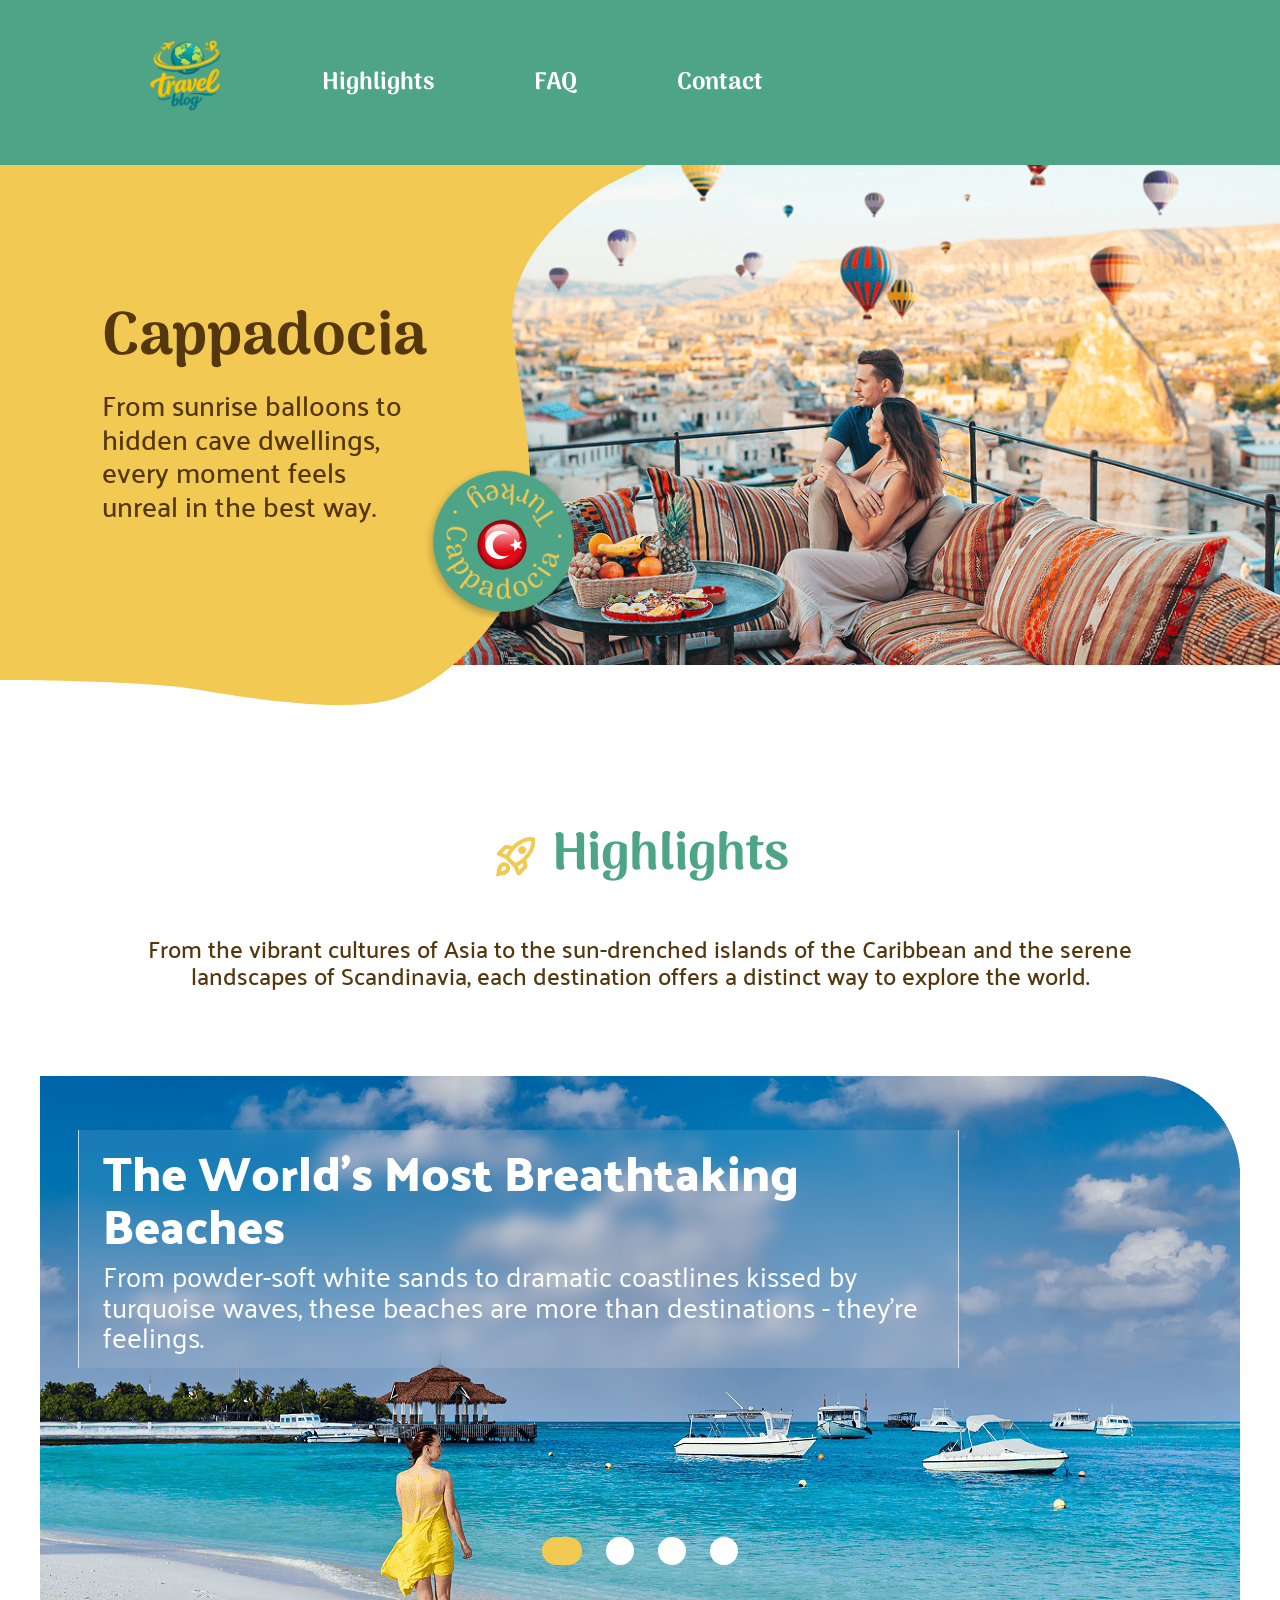
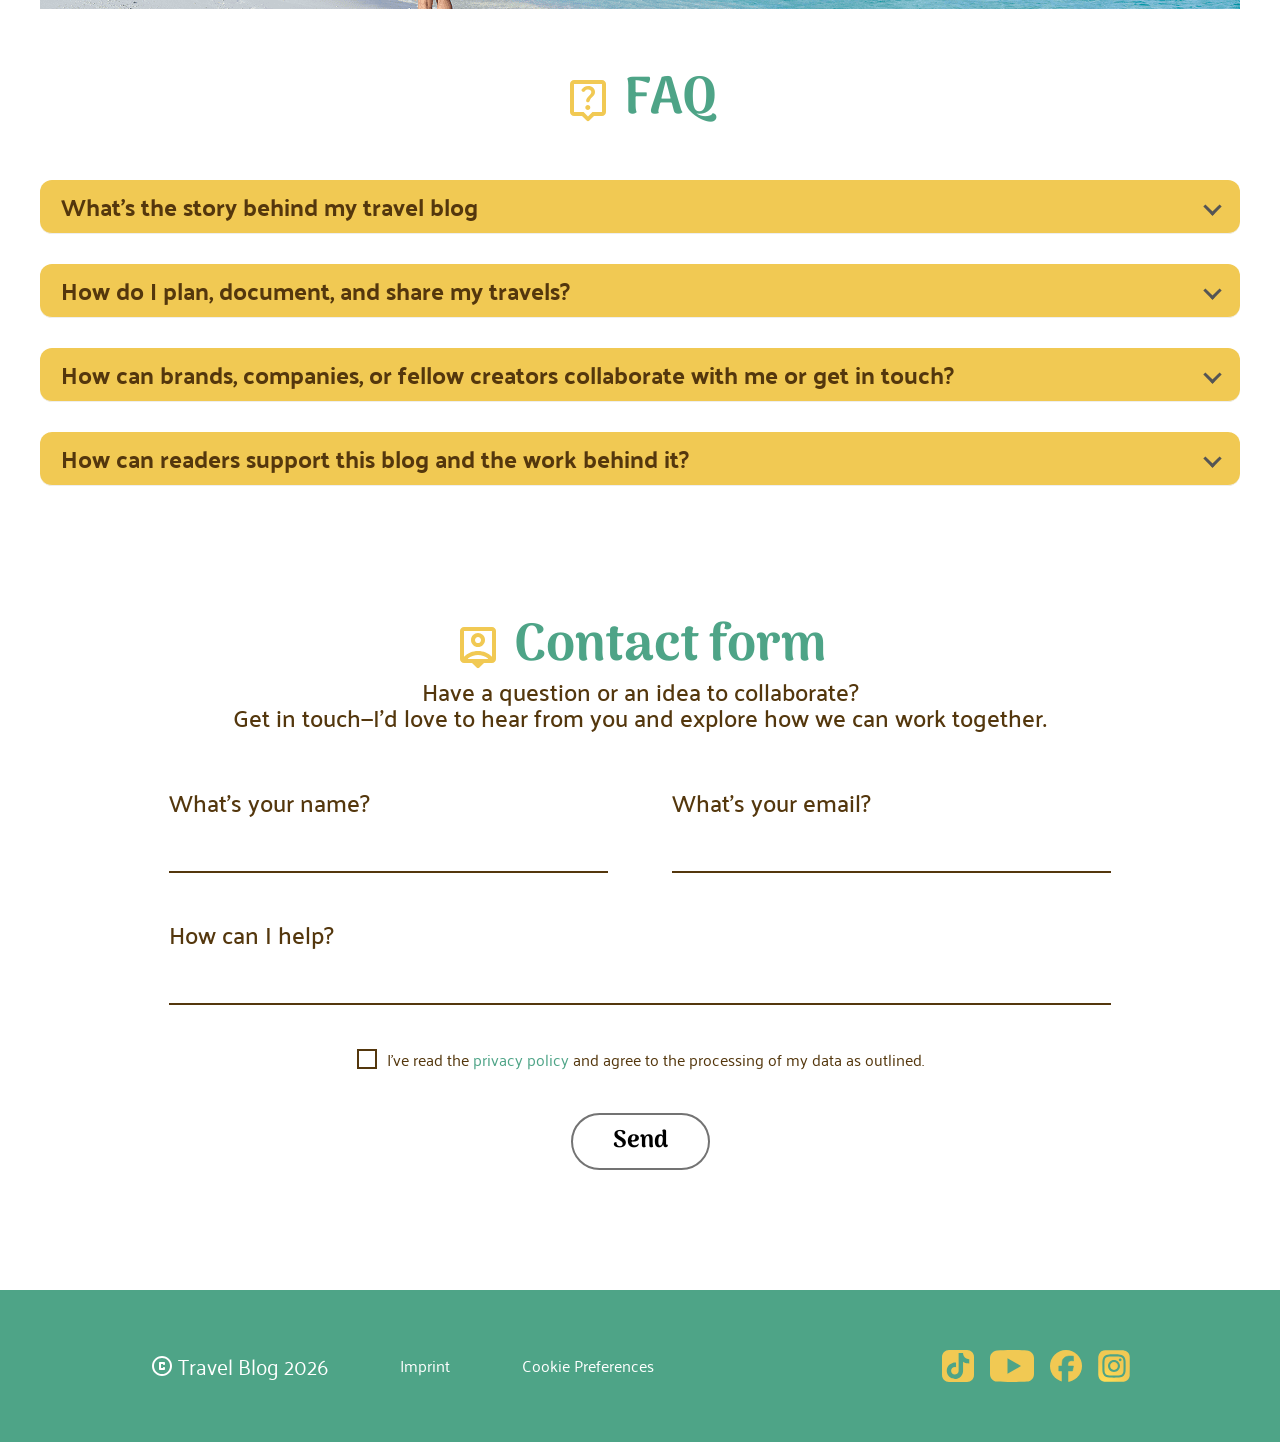
<file: index.html>
<!doctype html>
<html lang="de">

<head>
  <meta charset="UTF-8" />
  <meta name="viewport" content="width=device-width, initial-scale=1.0" />
  <title>Travel Blog</title>
  <link rel="icon" type="image/x-icon" href="assets/icons/logo.svg" />

  <link rel="stylesheet" href="./assets/styles/standard.css" />
  <link rel="stylesheet" href="./assets/styles/variables.css" />
  <link rel="stylesheet" href="./assets/styles/fonts.css" />
  <link rel="stylesheet" href="style.css" />
</head>

<body>
  <!-- Navigation -->
  <nav class="nav-bar">
    <a href="index.html"><img src="assets/icons/logo.svg" alt="Travel Blog Logo" /></a>
    <a href="#highlights" class="a_tag_nav">Highlights</a>
    <a href="#faq" class="a_tag_nav">FAQ</a>
    <a href="#contact" class="a_tag_nav">Contact</a>
  </nav>

  <nav class="nav-bottom">
    <a href="#head"><img src="./assets/icons/Home.svg" alt="" /></a>
    <a href="#highlights"><img src="./assets/icons/rocket_launch_green.svg" alt="" /></a>
    <a href="#faq"><img src="./assets/icons/live_help_green.svg" alt="" /></a>
    <a href="#contact"><img src="./assets/icons/person_pin_green.svg" alt="" /></a>
  </nav>
  <!-- Header Bereich -->

  <header id="head">
    <div class="yellow-box-wrapper">
      <img class="yellow-box" src="assets/img/yellow_box.svg" />
    </div>
    <img class="yellow-box-mobile" src="assets/img/yellow-img-mobile.svg">
    <div class="header-text-content">
      <h1>Cappadocia</h1>
      <p class="header-text">
        From sunrise balloons to hidden cave dwellings, every moment feels
        unreal in the best way.
      </p>
    </div>
    <div class="circle-animation">
      <img class="circle-text" src="assets/img/turkey_circle.png" alt="Button mit Turkey Cappadocia Beschriftung" />
      <img class="flag-fixed" src="assets/img/turkey_flag_circle.svg" />
    </div>
  </header>

  <!-- Main Bereich -->

  <main>
    <section class="main_section">
      <!-- Highlights Section -->

      <section id="highlights">
        <div class="div_faq">
          <img src="./assets/icons/rocket.svg" alt="" />
          <h2>Highlights</h2>
        </div>
        <p class="contact_text hide-on-mobile-highlights">
          From the vibrant cultures of Asia to the sun-drenched islands of the Caribbean and the serene<br /> landscapes
          of Scandinavia, each destination offers a distinct way to explore the world.
        </p>
        <section class="slidershow">
          <div class="slider_a">
            <input type="radio" name="slider" value="one" checked />
            <input type="radio" name="slider" value="two" />
            <input type="radio" name="slider" value="three" />
            <input type="radio" name="slider" value="four" />

            <div class="slider_a_wrapper">
              <a href="carousel.html" class="slider_a_element element_one">
                <div class="glass-box">
                  <p>The World's Most Breathtaking Beaches</p>
                  <p>From powder-soft white sands to dramatic coastlines kissed by turquoise waves, these beaches are
                    more than destinations - they're feelings.</p>
                </div>
              </a>
              <a href="carousel.html" class="slider_a_element element_two">
                <div class="glass-box">
                  <p>Copenhagen in 3 Days: Big </br>Experiences, Smart Spending</p>
                  <p>Discover Copenhagen, where historic charm meets modern design, vibrant cycling culture and
                    waterfront living.</p>
                </div>
              </a>
              <a href="graph.html" class="slider_a_element element_three">
                <div class="glass-box">
                  <p>Pattaya Pulse</br>Food, Sun and Neon Nights</p>
                  <p>From bustling promenades to nearby islands, the city offers an energetic and diverse escape.
                    Discover Pattaya City, with vibrant nightlife and rich cultural landmarks.</p>
                </div>
              </a>
              <a href="video.html" class="slider_a_element element_four">
                <div class="glass-box">
                  <p>Mountain Fuji</p>
                  <p>The most iconic mountain and an active volcano located about 100 kilometers southwest of Tokyo.
                    Written with the characters for "wealth" and "samurai", Fuji's name evokes a sense of strength,
                    honor, and enduring prestige.</p>
                </div>
              </a>
            </div>
          </div>
        </section>
      </section>

      <!-- Tobias Bereich -->

      <!-- FAQ Bereich -->
      <section id="faq" class="faq">
        <div class="div_faq">
          <img src="./assets/icons/live_help.svg" alt="" />
          <h2>FAQ</h2>
        </div>
        <div class="div_details">
          <details class="details_container">
            <summary>What's the story behind my travel blog</summary>
            <div class="details_container_p">
              <p>
                Lorem ipsum dolor sit amet, consectetur adipisicing elit. Eos,
                adipisci? Animi dicta itaque perspiciatis, quam, quis ex
                ratione laborum quia incidunt quo hic corporis, neque alias
                natus non? Totam, ex. Lorem ipsum dolor, sit amet consectetur
                adipisicing elit. Voluptatem nulla unde nam consectetur autem
                voluptate possimus? Numquam non pariatur est, illum aliquam
                laborum quibusdam explicabo aliquid qui commodi, velit
                placeat.
              </p>
            </div>
          </details>
          <details class="details_container">
            <summary>How do I plan, document, and share my travels?</summary>
            <div class="details_container_p">
              <p>
                Lorem ipsum, dolor sit amet consectetur adipisicing elit.
                Pariatur voluptatem vero officiis dolorum earum vitae cumque
                iure asperiores odio aliquid reprehenderit dolores delectus
                dolor quam, iste mollitia laudantium fuga velit. Lorem ipsum
                dolor sit amet consectetur adipisicing elit. Provident
                voluptatem dolore facere, soluta, quo odio voluptate eveniet
                doloremque quas mollitia veritatis earum rerum explicabo nam
                praesentium perspiciatis itaque aspernatur et.
              </p>
            </div>
          </details>
          <details class="details_container">
            <summary>
              How can brands, companies, or fellow creators collaborate with
              me or get in touch?
            </summary>
            <div class="details_container_p">
              <p>
                Lorem ipsum, dolor sit amet consectetur adipisicing elit.
                Quisquam, provident dolor. Ut velit in accusamus vel fugiat,
                possimus neque cum nulla ipsam fuga eum assumenda suscipit,
                reprehenderit doloribus sed. Voluptatum! Lorem ipsum dolor sit
                amet consectetur adipisicing elit. Assumenda ipsum totam ut,
                dolorum ratione aliquid id labore ducimus aut saepe aspernatur
                vero ab fuga, laborum itaque dignissimos laboriosam, impedit
                provident!
              </p>
            </div>
          </details>
          <details class="details_container">
            <summary>
              How can readers support this blog and the work behind it?
            </summary>
            <div class="details_container_p">
              <p>
                Lorem ipsum dolor sit amet, consectetur adipisicing elit. Iste
                fuga incidunt voluptatum sapiente nam unde voluptatibus
                blanditiis quisquam repellat illo autem perspiciatis molestias
                dolor, porro obcaecati ea laboriosam labore. Et? Lorem ipsum
                dolor sit amet consectetur adipisicing elit. Ab distinctio
                quisquam voluptas eveniet provident at mollitia aliquam ut,
                fugit perferendis hic aut ea neque nostrum maxime, doloremque
                a optio quo.
              </p>
            </div>
          </details>
        </div>
      </section>
      <section>
        <!-- Contact form -->
        <section id="contact" class="contact_section">
          <form class="contact_form">
            <div class="contact_header">
              <div class="contact_title">
                <img src="./assets/icons/person_pin.svg" alt="icon" />
                <h2>Contact form</h2>
              </div>

              <p class="contact_text">
                Have a question or an idea to collaborate?<br />
                Get in touch—I’d love to hear from you and explore how we can
                work together.
              </p>
            </div>

            <div class="form_row">
              <div class="form_group">
                <label>What’s your name?</label>
                <input type="text" required />
              </div>

              <div class="form_group">
                <label>What’s your email?</label>
                <input type="email" required />
              </div>
            </div>

            <div class="form_group full">
              <label>How can I help?</label>
              <input type="text" required />
            </div>

            <div class="contact_button_section">
              <div class="checkbox_group">
                <input type="checkbox" id="privacy" required />
                <label for="privacy" class="custom_checkbox">
                  <span class="box"></span>
                  <span class="checkbox_text">
                  I’ve read the
                  <a href="datenschutz.html" class="span_privacy">privacy policy</a> and agree
                  to the processing of my data as outlined.
                  </span>
                </label>
                <p class="error_text">Please accept the privacy policy.</p>
              </div>
              <button type="submit" class="send_btn">Send</button>
            </div>
          </form>
        </section>
      </section>
    </section>
  </main>

  <!-- Footer Bereich -->

  <footer>
    <div class="footer-text-content">
      <div class="copyright-content">
        <img src="assets/icons/copyright.svg" alt="Copyright Icon" />
        <p>Travel Blog 2026</p>
      </div>
      <a href="impressum.html">Imprint</a>
      <a href="datenschutz.html">Cookie Preferences</a>
    </div>
    <div class="social-media-icons">
      <a href="https://www.tiktok.com/de-DE/" target="_blank"><img src="assets/icons/tiktok_icon.svg"
          alt="TikTok Icon" /></a>
      <a href="https://www.youtube.com/" target="_blank"><img src="assets/icons/youtube_icon.svg"
          alt="Youtube Icon" /></a>
      <a href="https://www.facebook.com/?locale=de_DE" target="_blank"><img src="assets/icons/facebook_icon.svg"
          alt="Facebook Icon" /></a>
      <a href="https://www.instagram.com/" target="_blank"><img src="assets/icons/instagram_icon.svg"
          alt="Instagram Icon" /></a>
    </div>
  </footer>
</body>

</html>
</file>
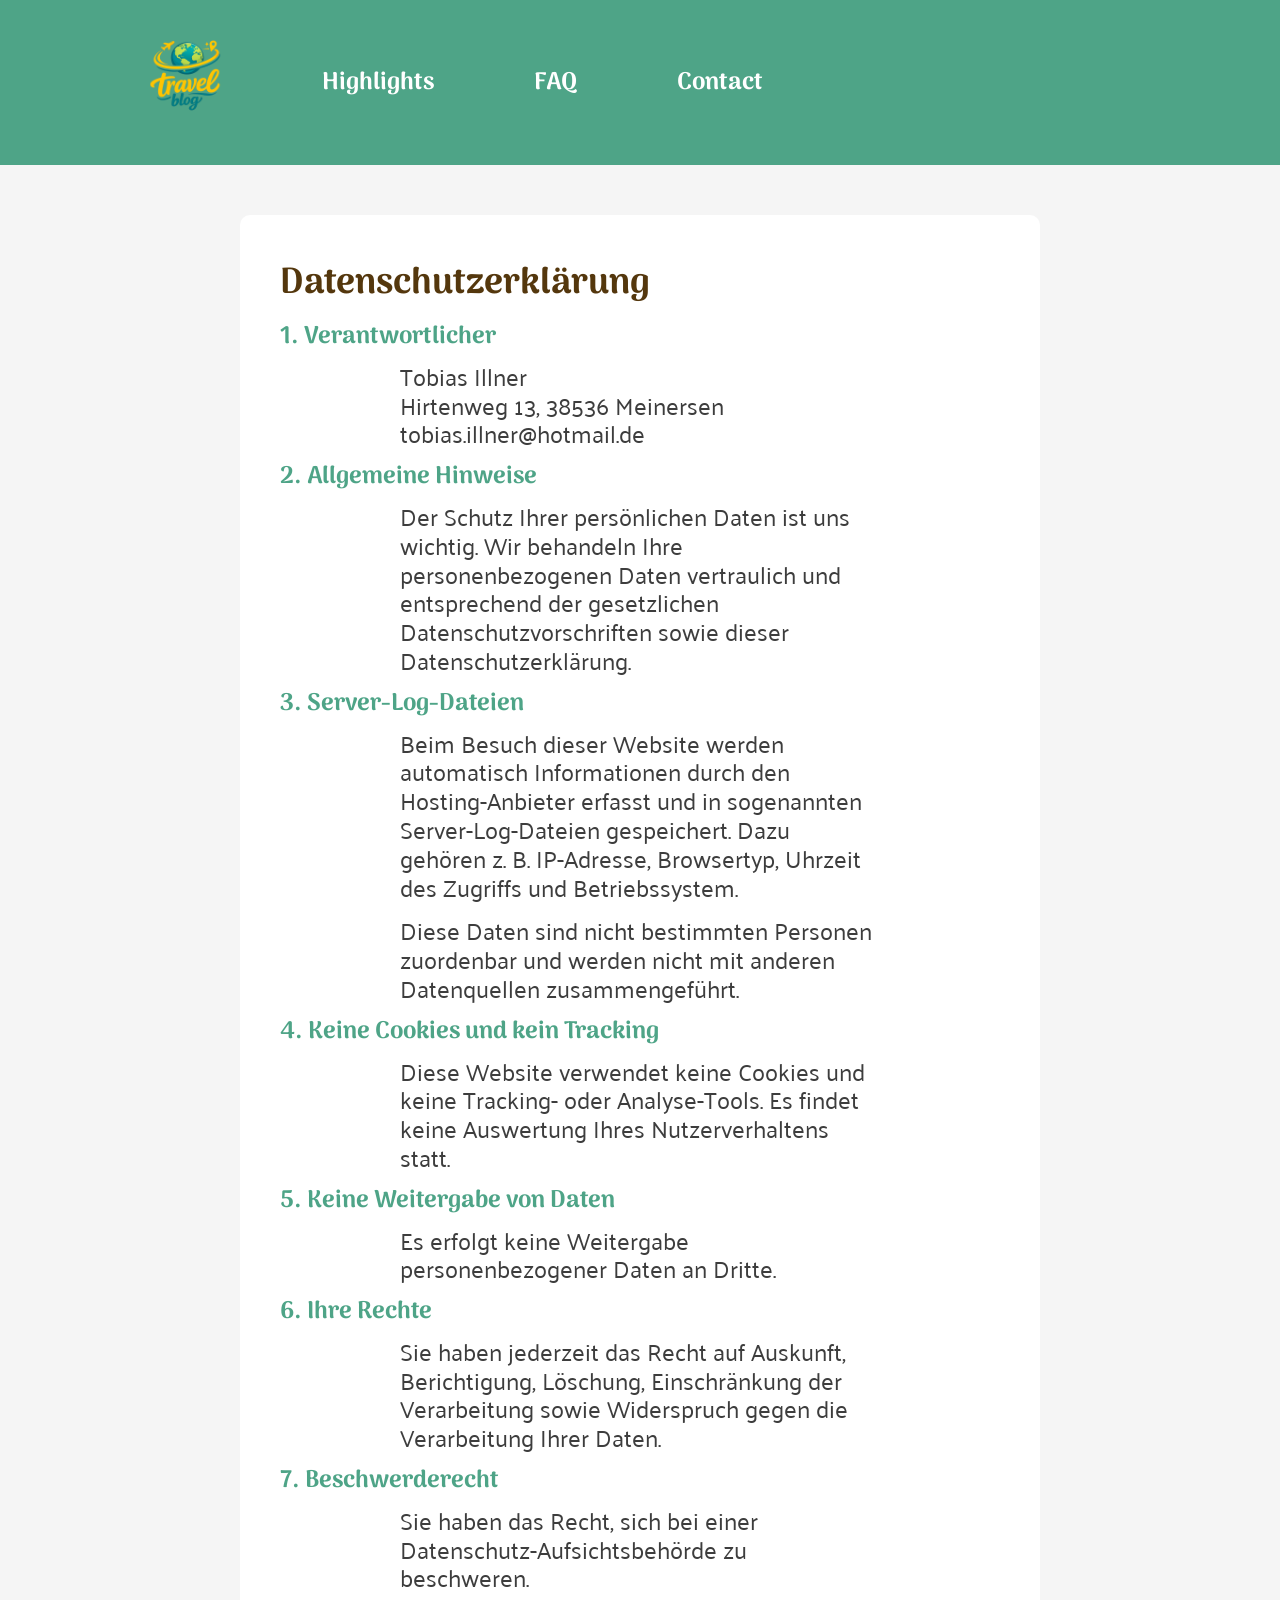
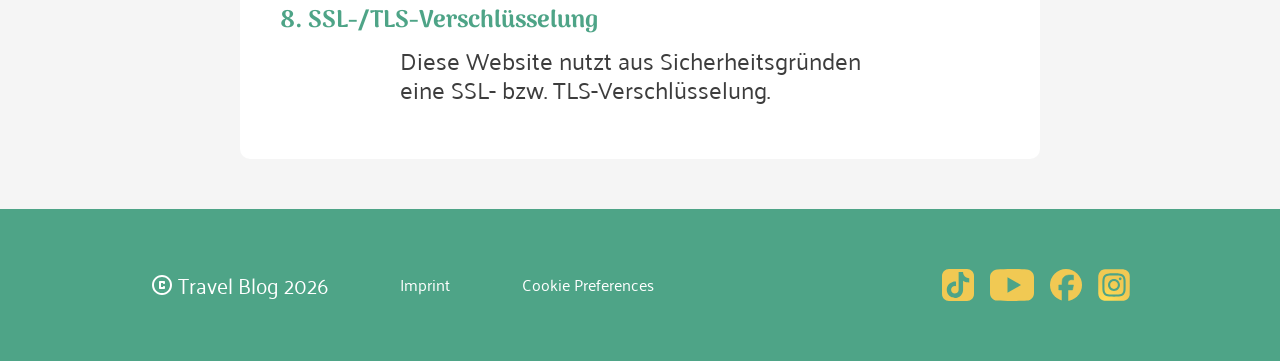
<file: datenschutz.html>
<!doctype html>
<html lang="de">
  <head>
    <meta charset="UTF-8" />
    <meta name="viewport" content="width=device-width, initial-scale=1.0" />
    <title>Datenschutzerklärung</title>

    <link rel="icon" type="image/x-icon" href="assets/icons/logo.svg" />

    <link rel="stylesheet" href="./assets/styles/standard.css" />
    <link rel="stylesheet" href="./assets/styles/variables.css" />
    <link rel="stylesheet" href="./assets/styles/fonts.css" />
    <link rel="stylesheet" href="datenschutz.css" />
  </head>

  <body>
    <nav class="nav-bar">
      <a href="index.html"
        ><img src="assets/icons/logo.svg" alt="Travel Blog Logo"
      /></a>
      <a href="index.html#highlights" class="a_tag_nav">Highlights</a>
      <a href="index.html#faq" class="a_tag_nav">FAQ</a>
      <a href="index.html#contact" class="a_tag_nav">Contact</a>
    </nav>

    <main class="container">
      <h1>Datenschutzerklärung</h1>

      <section>
        <h2>1. Verantwortlicher</h2>
        <p class="global_p">
          Tobias Illner<br />
          Hirtenweg 13, 38536 Meinersen<br />
          tobias.illner@hotmail.de
        </p>
      </section>

      <section>
        <h2>2. Allgemeine Hinweise</h2>
        <p class="global_p">
          Der Schutz Ihrer persönlichen Daten ist uns wichtig. Wir behandeln
          Ihre personenbezogenen Daten vertraulich und entsprechend der
          gesetzlichen Datenschutzvorschriften sowie dieser
          Datenschutzerklärung.
        </p>
      </section>

      <section>
        <h2>3. Server-Log-Dateien</h2>
        <p class="global_p">
          Beim Besuch dieser Website werden automatisch Informationen durch den
          Hosting-Anbieter erfasst und in sogenannten Server-Log-Dateien
          gespeichert. Dazu gehören z. B. IP-Adresse, Browsertyp, Uhrzeit des
          Zugriffs und Betriebssystem.
        </p>
        <p class="global_p">
          Diese Daten sind nicht bestimmten Personen zuordenbar und werden nicht
          mit anderen Datenquellen zusammengeführt.
        </p>
      </section>

      <section>
        <h2>4. Keine Cookies und kein Tracking</h2>
        <p class="global_p">
          Diese Website verwendet keine Cookies und keine Tracking- oder
          Analyse-Tools. Es findet keine Auswertung Ihres Nutzerverhaltens
          statt.
        </p>
      </section>

      <section>
        <h2>5. Keine Weitergabe von Daten</h2>
        <p class="global_p">
          Es erfolgt keine Weitergabe personenbezogener Daten an Dritte.
        </p>
      </section>

      <section>
        <h2>6. Ihre Rechte</h2>
        <p class="global_p">
          Sie haben jederzeit das Recht auf Auskunft, Berichtigung, Löschung,
          Einschränkung der Verarbeitung sowie Widerspruch gegen die
          Verarbeitung Ihrer Daten.
        </p>
      </section>

      <section>
        <h2>7. Beschwerderecht</h2>
        <p class="global_p">
          Sie haben das Recht, sich bei einer Datenschutz-Aufsichtsbehörde zu
          beschweren.
        </p>
      </section>

      <section>
        <h2>8. SSL-/TLS-Verschlüsselung</h2>
        <p class="global_p">
          Diese Website nutzt aus Sicherheitsgründen eine SSL- bzw.
          TLS-Verschlüsselung.
        </p>
      </section>
    </main>

    <footer>
      <div class="footer-text-content">
        <div class="copyright-content">
          <img src="assets/icons/copyright.svg" alt="Copyright Icon" />
          <p>Travel Blog 2026</p>
        </div>
        <a href="impressum.html">Imprint</a>
        <a href="datenschutz.html">Cookie Preferences</a>
      </div>
      <div class="social-media-icons">
        <a href="https://www.tiktok.com/de-DE/" target="_blank"
          ><img src="assets/icons/tiktok_icon.svg" alt="TikTok Icon"
        /></a>
        <a href="https://www.youtube.com/" target="_blank"
          ><img src="assets/icons/youtube_icon.svg" alt="Youtube Icon"
        /></a>
        <a href="https://www.facebook.com/?locale=de_DE" target="_blank"
          ><img src="assets/icons/facebook_icon.svg" alt="Facebook Icon"
        /></a>
        <a href="https://www.instagram.com/" target="_blank"
          ><img src="assets/icons/instagram_icon.svg" alt="Instagram Icon"
        /></a>
      </div>
    </footer>
  </body>
</html>
</file>
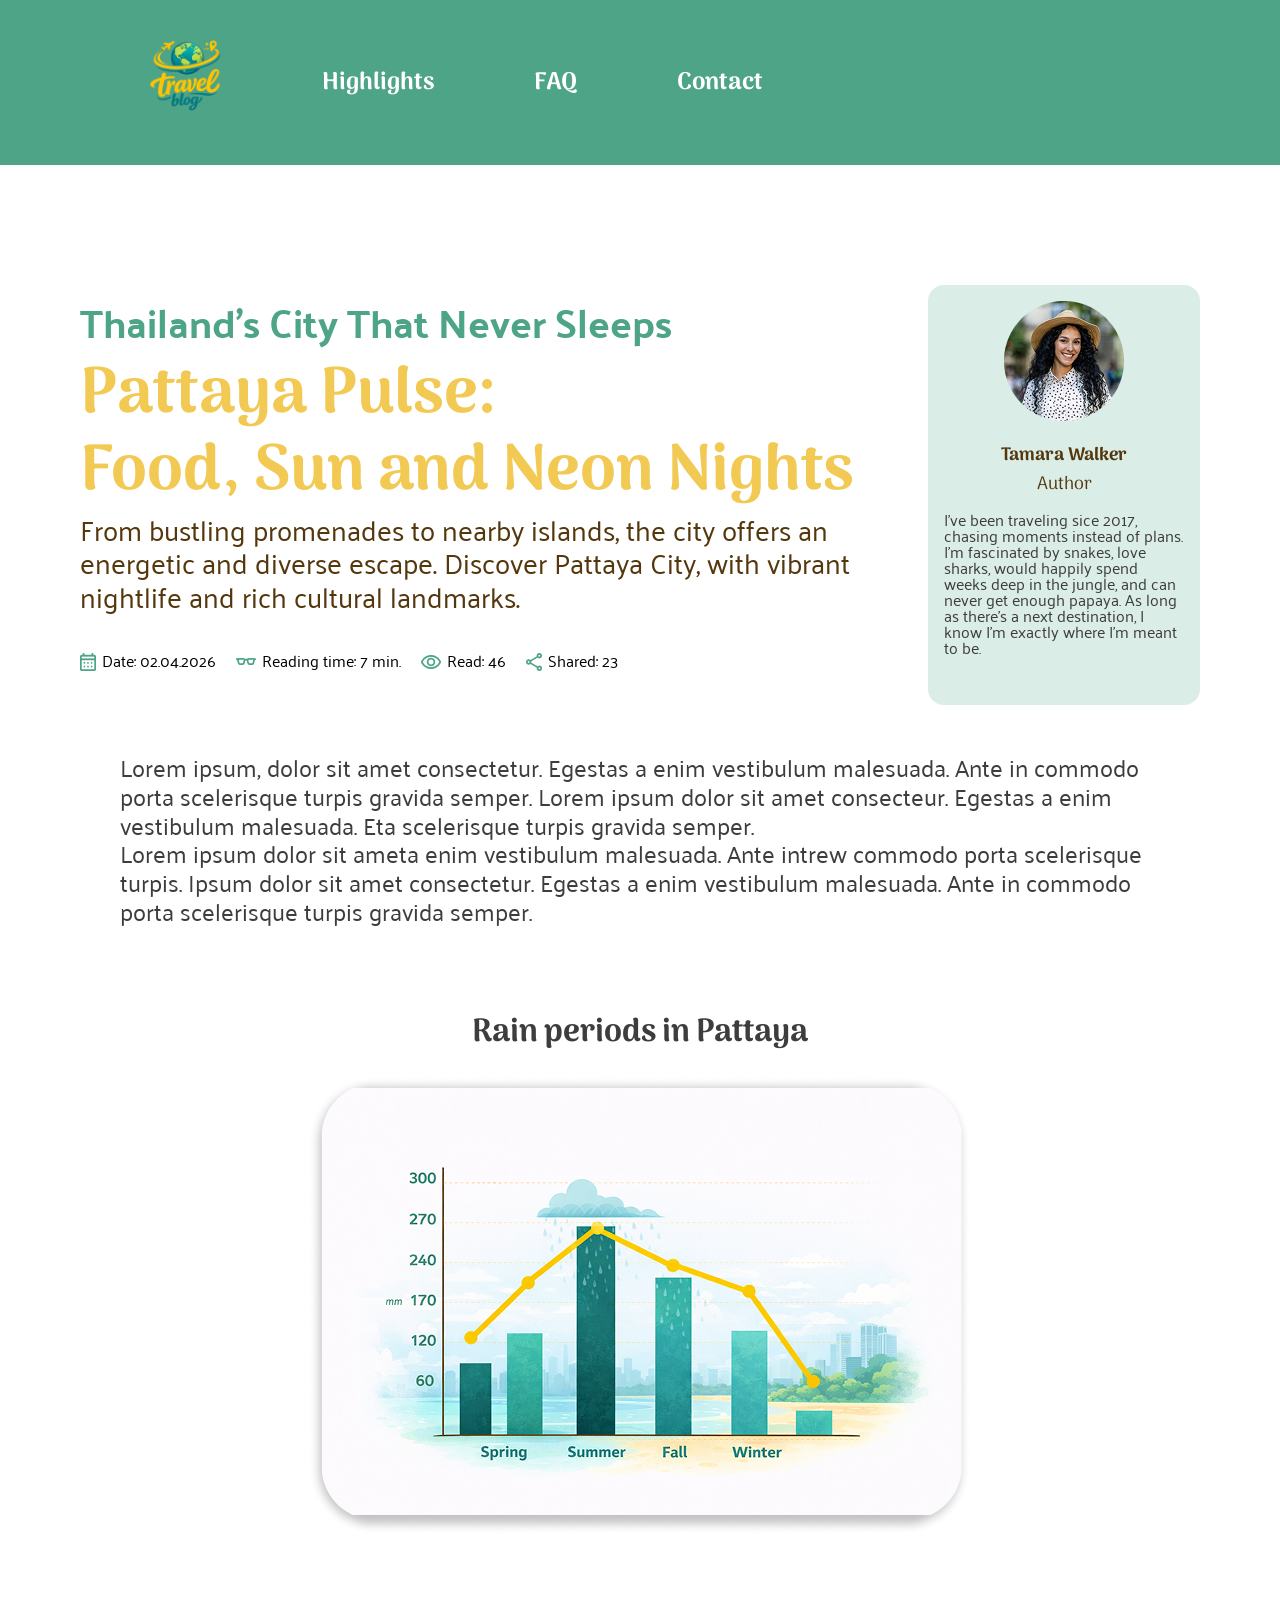
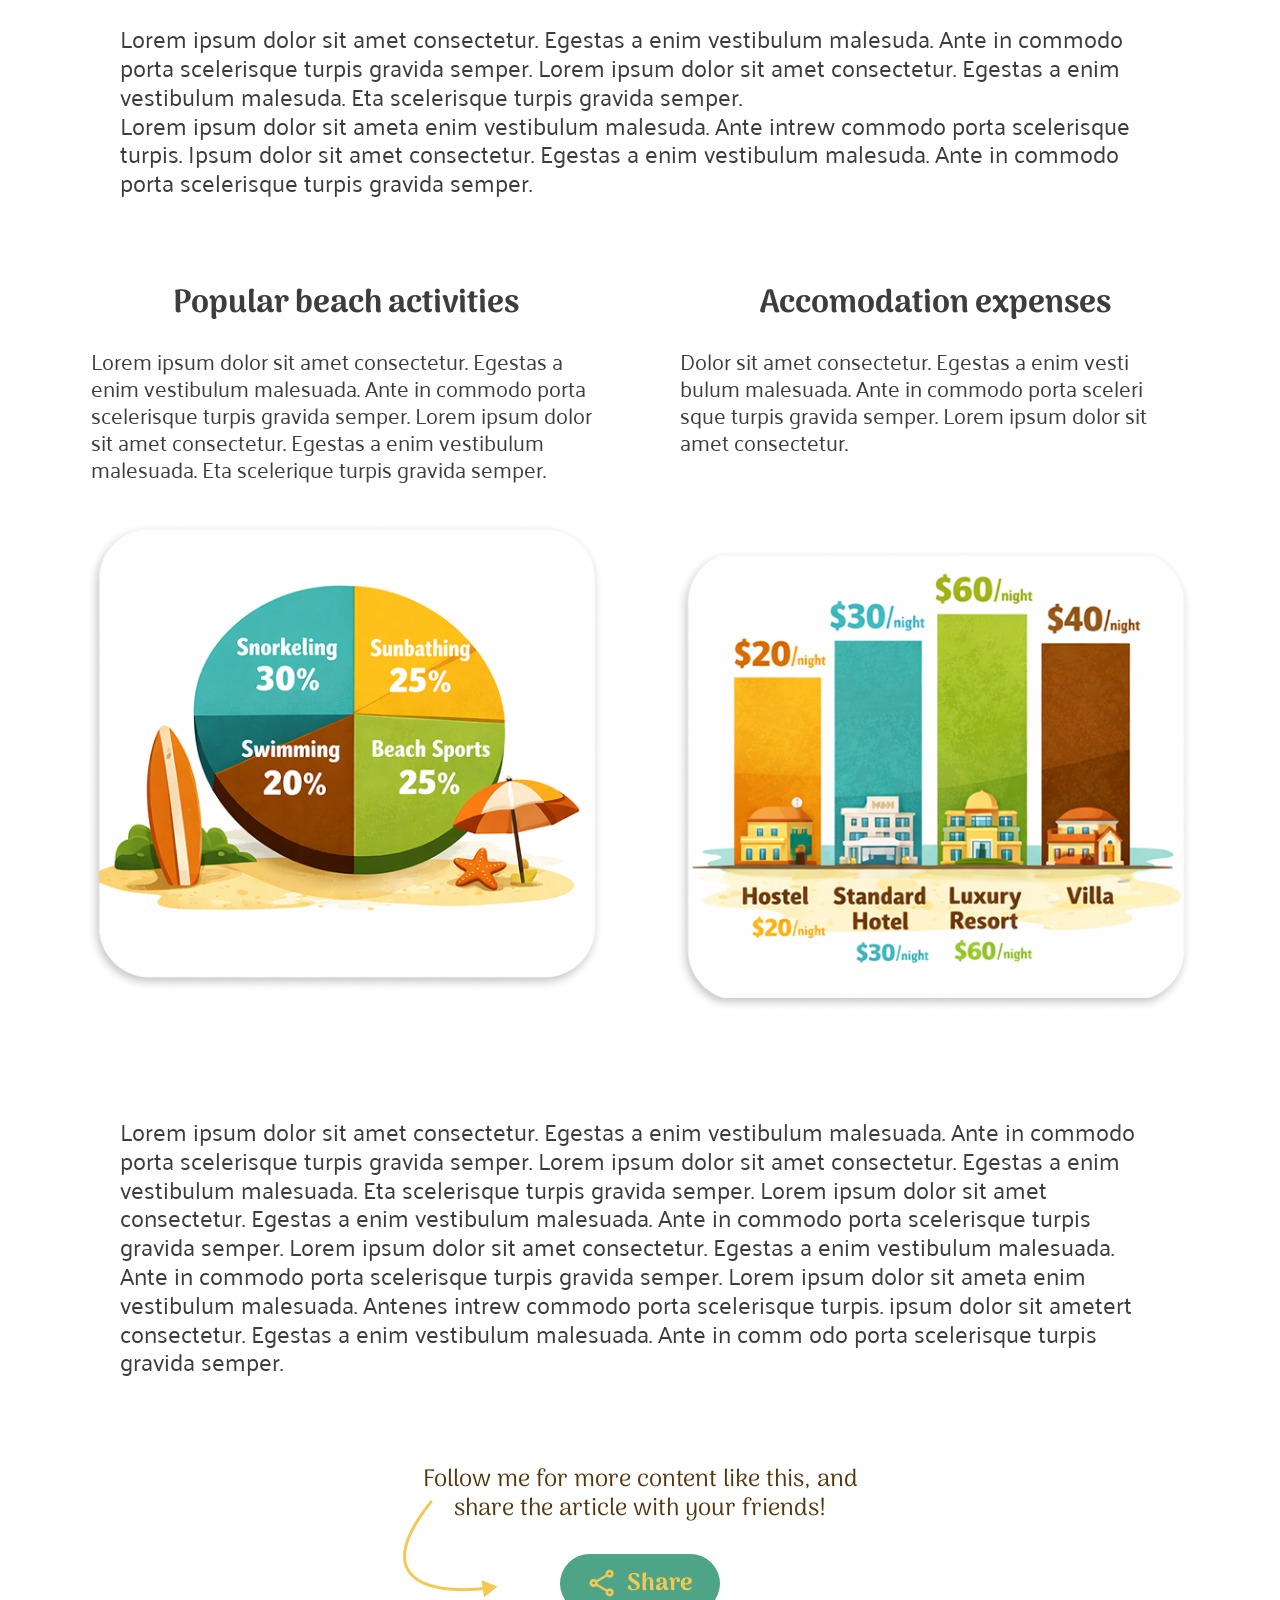
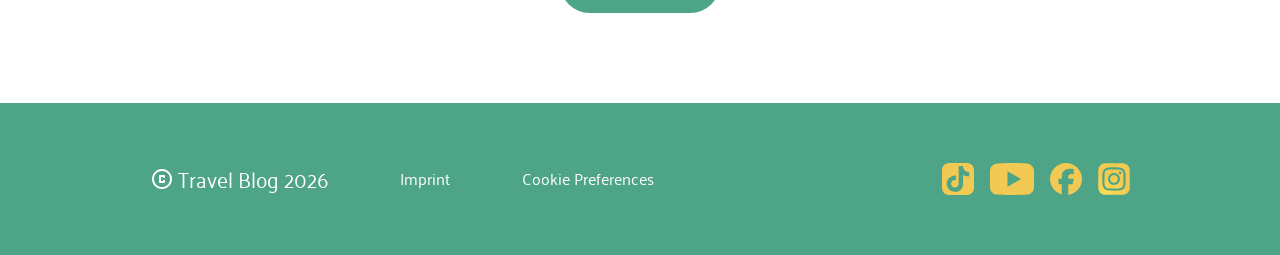
<file: graph.html>
<!doctype html>
<html lang="en">

<head>
  <meta charset="UTF-8" />
  <meta name="viewport" content="width=device-width, initial-scale=1.0" />
  <title>Graph</title>
  <link rel="icon" type="image/x-icon" href="assets/icons/logo.svg" />
  <link rel="stylesheet" href="./assets/styles/standard.css" />
  <link rel="stylesheet" href="./assets/styles/variables.css" />
  <link rel="stylesheet" href="./assets/styles/fonts.css" />
  <link rel="stylesheet" href="graph.css" />
  <link rel="stylesheet" href="style.css" />
</head>

<body>
  <!-- Navigation -->
  <nav class="nav-bar">
    <a href="index.html"><img src="assets/icons/logo.svg" alt="Travel Blog Logo" /></a>
    <a href="index.html#highlights" class="a_tag_nav">Highlights</a>
    <a href="index.html#faq" class="a_tag_nav">FAQ</a>
    <a href="index.html#contact" class="a_tag_nav">Contact</a>
  </nav>
  <nav class="nav-bottom">
      <a href="index.html"><img src="./assets/icons/Home.svg" alt="" /></a>
      <a href=""><img src="./assets/icons/rocket_launch_green.svg" alt="" /></a>
      <a href=""><img src="./assets/icons/live_help_green.svg" alt="" /></a>
      <a href=""><img src="./assets/icons/person_pin_green.svg" alt="" /></a>
    </nav>
  <!--Headline info section, headline card, and author info are included-->
  <section class="headline-info">
    <div class="headline-card">
      <p class="article-heading-green-p">Thailand's City That Never Sleeps</p>
      <h3>Pattaya Pulse:<br />Food, Sun and Neon Nights</h3>
      <p class="subheadline">
        From bustling promenades to nearby islands, the city offers an
        energetic and diverse escape. Discover Pattaya City, with vibrant
        nightlife and rich cultural landmarks.
      </p>
      <div class="post-metadata">
        <div class="date">
          <img src="./assets/icons/calendar_month.png" alt="" />
          <p>Date: 02.04.2026</p>
        </div>
        <div class="date">
          <img src="./assets/icons/eyeglasses.png" alt="" />
          <p>Reading time: 7 min.</p>
        </div>
        <div class="date">
          <img src="./assets/icons/visibility.png" alt="" />
          <p>Read: 46</p>
        </div>
        <div class="date">
          <img src="./assets/icons/share.png" alt="" />
          <p>Shared: 23</p>
        </div>
      </div>
    </div>
    <div class="author-info">
      <div class="card-header">
        <img src="./assets/img/tamara_wallker.png" alt="Bild von Anja-Isabella" />
        <p class="author-name">Tamara Walker</p>
        <p class="author-subheadline">Author</p>
      </div>
      <div class="card-body">
        <p>
          I've been traveling sice 2017, chasing moments instead of plans. I'm
          fascinated by snakes, love sharks, would happily spend weeks deep in
          the jungle, and can never get enough papaya. As long as there's a
          next destination, I know I'm exactly where I'm meant to be.
        </p>
      </div>
    </div>
  </section>

  <section class="graph-section">
    <p class="global_p">
      Lorem ipsum, dolor sit amet consectetur. Egestas a enim vestibulum malesuada. Ante in commodo porta scelerisque
      turpis gravida semper. Lorem ipsum dolor sit amet consecteur. Egestas a enim vestibulum malesuada. Eta scelerisque
      turpis gravida semper.</br>
      Lorem ipsum dolor sit ameta enim vestibulum malesuada. Ante intrew commodo porta scelerisque turpis. Ipsum dolor
      sit amet consectetur. Egestas a enim vestibulum malesuada. Ante in commodo porta scelerisque turpis gravida
      semper.
    </p>
    <div class="rain-periods-section">
      <p class="headline-pattaya">Rain periods in Pattaya</p>
      <img class="rain-periods-desktop" src="./assets/img/graph_rain_periods.png" alt="Rain periods in Pattaya">
      <img class="rain-periods-mobile" src="./assets/img/rain_periods_mobile.png" alt="Rain periods in Pattaya">
      <p class="global_p">
        Lorem ipsum dolor sit amet consectetur. Egestas a enim vestibulum malesuda. Ante in commodo porta scelerisque
        turpis gravida semper. Lorem ipsum dolor sit amet consectetur. Egestas a enim vestibulum malesuda. Eta
        scelerisque turpis gravida semper.</br>
        Lorem ipsum dolor sit ameta enim vestibulum malesuda. Ante intrew commodo porta scelerisque turpis. Ipsum dolor
        sit amet consectetur. Egestas a enim vestibulum malesuda. Ante in commodo porta scelerisque turpis gravida
        semper.
      </p>
    </div>
    <div class="activities_accomodation-section">
      <div class="beach-activities-article">
        <p class="headline-activities-accomodation">Popular beach activities</p>
        <p class="text-beach-activities">
          Lorem ipsum dolor sit amet consectetur. Egestas a enim vestibulum malesuada. Ante in commodo porta scelerisque
          turpis gravida semper. Lorem ipsum dolor sit amet consectetur. Egestas a enim vestibulum malesuada. Eta
          scelerique turpis gravida semper.
        </p>
        <img src="./assets/img/beach_activities.png" alt="Popular beach activities">
      </div>
      <div class="activities-accomodation-article">
        <p class="headline-activities-accomodation">Accomodation expenses</p>
        <p class="text-activitites-accomodation">
          Dolor sit amet consectetur. Egestas a enim vesti bulum malesuada. Ante in commodo porta sceleri sque turpis
          gravida semper. Lorem ipsum dolor sit amet consectetur.
        </p>
        <img src="./assets/img/accomodation_expenses.png" alt="Popular beach activities">
      </div>
    </div>
  </section>

  <div class="global_p">
    <p>
      Lorem ipsum dolor sit amet consectetur. Egestas a enim vestibulum malesuada. Ante in commodo porta scelerisque
      turpis gravida semper. Lorem ipsum dolor sit amet consectetur. Egestas a enim vestibulum malesuada. Eta
      scelerisque turpis gravida semper. Lorem ipsum dolor sit amet consectetur.
      Egestas a enim vestibulum malesuada. Ante in commodo porta scelerisque turpis gravida semper. Lorem ipsum dolor
      sit amet consectetur. Egestas a enim vestibulum malesuada. Ante in commodo porta scelerisque turpis gravida
      semper. Lorem ipsum dolor sit ameta enim vestibulum malesuada. Antenes intrew commodo porta scelerisque turpis.
      ipsum dolor sit ametert consectetur. Egestas a enim vestibulum malesuada. Ante in comm odo porta scelerisque
      turpis gravida semper.
    </p>
  </div>
  <section class="share-section">
    <p>
      Follow me for more content like this, and share the article with your
      friends!
    </p>
    <img class="desktop-arrow" src="assets/img/yellow_arrow.svg">
    <img class="mobile-arrow" src="assets/img/yellow_arrow_mobile.svg">
    <div class="share-card">
      <input type="checkbox" id="share-toggle" class="share-toggle" />

      <label for="share-toggle" class="share-button">
        <img class="yellow-share-icon" src="assets/icons/yellow_share_icon.png" />
        Share
      </label>
      <div class="share-button-on-click">
        <img src="assets/icons/share.svg" />
        <div class="share-button-on-click-links">
          <a href="https://de.linkedin.com/" target="_blank">LinkedIn</a>
          <a href="https://www.whatsapp.com/?lang=de" target="_blank">WhatsApp</a>
        </div>
      </div>
    </div>
  </section>
  <!-- Footer Section -->
    <footer>
      <div class="footer-text-content">
        <div class="copyright-content">
          <img src="assets/icons/copyright.svg" alt="Copyright Icon" />
          <p>Travel Blog 2026</p>
        </div>
        <a href="impressum.html">Imprint</a>
        <a href="datenschutz.html">Cookie Preferences</a>
      </div>
      <div class="social-media-icons">
        <a href="https://www.tiktok.com/de-DE/" target="_blank"
          ><img src="assets/icons/tiktok_icon.svg" alt="TikTok Icon"
        /></a>
        <a href="https://www.youtube.com/" target="_blank"
          ><img src="assets/icons/youtube_icon.svg" alt="Youtube Icon"
        /></a>
        <a href="https://www.facebook.com/?locale=de_DE" target="_blank"
          ><img src="assets/icons/facebook_icon.svg" alt="Facebook Icon"
        /></a>
        <a href="https://www.instagram.com/" target="_blank"
          ><img src="assets/icons/instagram_icon.svg" alt="Instagram Icon"
        /></a>
      </div>
    </footer>
  </body>
</html>
</file>
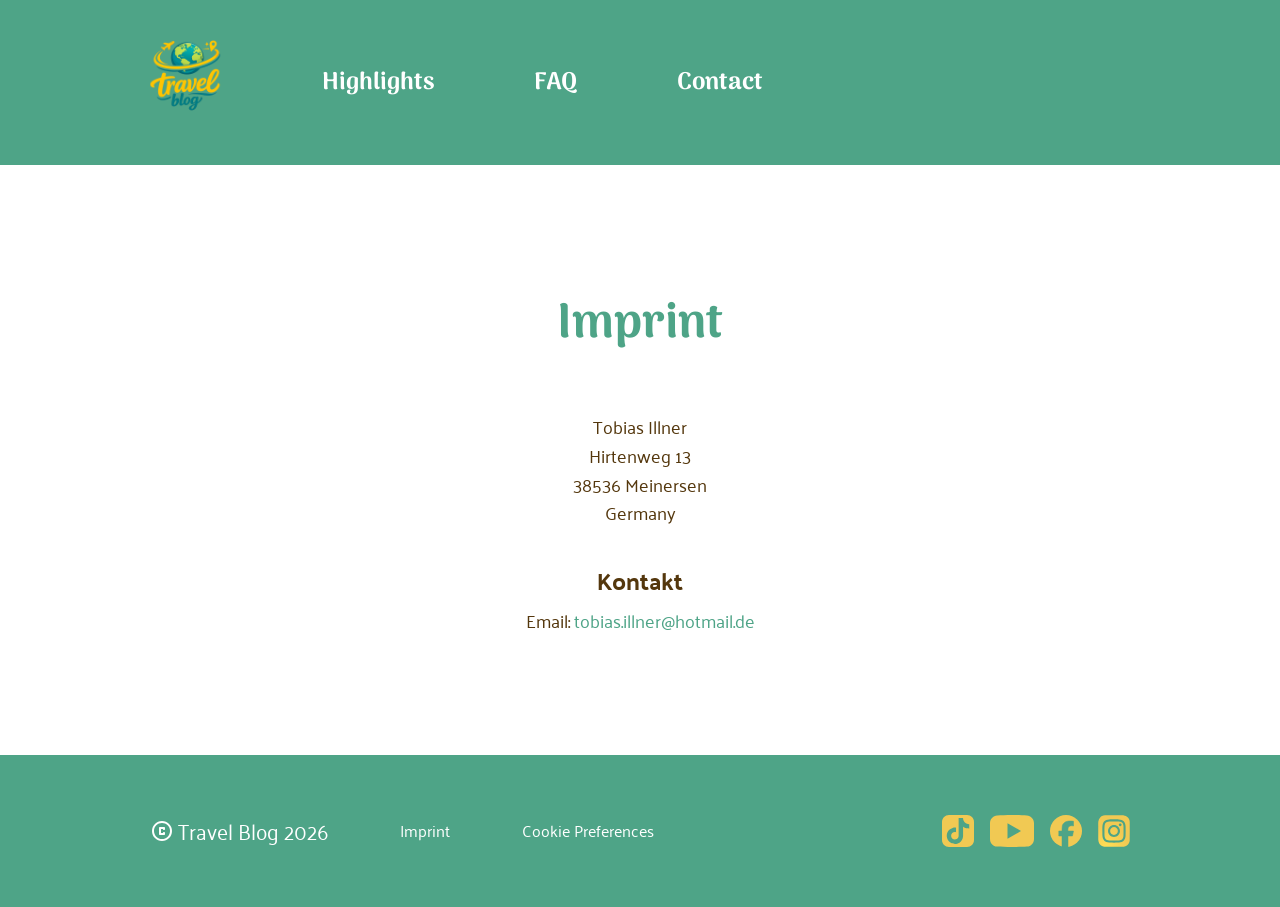
<file: impressum.html>
<!doctype html>
<html lang="en">
  <head>
    <meta charset="UTF-8" />
    <meta name="viewport" content="width=device-width, initial-scale=1.0" />
    <title>Travel Blog</title>
    <link rel="icon" type="image/x-icon" href="assets/icons/logo.svg" />

    <link rel="stylesheet" href="./assets/styles/standard.css" />
    <link rel="stylesheet" href="./assets/styles/variables.css" />
    <link rel="stylesheet" href="./assets/styles/fonts.css" />
    <link rel="stylesheet" href="impressum.css" />
  </head>
  <body>
    <nav class="nav-bar">
      <a href="index.html"
        ><img src="assets/icons/logo.svg" alt="Travel Blog Logo"
      /></a>
      <a href="index.html#highlights" class="a_tag_nav">Highlights</a>
      <a href="index.html#faq" class="a_tag_nav">FAQ</a>
      <a href="index.html#contact" class="a_tag_nav">Contact</a>
    </nav>

    <section class="imprint">
      <div class="imprint_container">
        <header class="imprint_header">
          <h1>Imprint</h1>
        </header>

        <main class="imprint_content">
          <section class="imprint_block">
            <address>
              Tobias Illner<br />
              Hirtenweg 13<br />
              38536 Meinersen<br />
              Germany
            </address>
          </section>

          <section class="imprint_block">
            <h2>Kontakt</h2>
            <p>
              Email:
              <a href="mailto:max@example.com">tobias.illner@hotmail.de</a>
            </p>
          </section>
        </main>
      </div>
    </section>

    <footer>
      <div class="footer-text-content">
        <div class="copyright-content">
          <img src="assets/icons/copyright.svg" alt="Copyright Icon" />
          <p>Travel Blog 2026</p>
        </div>
        <a href="impressum.html">Imprint</a>
        <a href="datenschutz.html">Cookie Preferences</a>
      </div>
      <div class="social-media-icons">
        <a href="https://www.tiktok.com/de-DE/" target="_blank"
          ><img src="assets/icons/tiktok_icon.svg" alt="TikTok Icon"
        /></a>
        <a href="https://www.youtube.com/" target="_blank"
          ><img src="assets/icons/youtube_icon.svg" alt="Youtube Icon"
        /></a>
        <a href="https://www.facebook.com/?locale=de_DE" target="_blank"
          ><img src="assets/icons/facebook_icon.svg" alt="Facebook Icon"
        /></a>
        <a href="https://www.instagram.com/" target="_blank"
          ><img src="assets/icons/instagram_icon.svg" alt="Instagram Icon"
        /></a>
      </div>
    </footer>
  </body>
</html>
</file>
<file: assets/styles/standard.css>
* {
    margin: 0;
    box-sizing: border-box;
    scroll-behavior: smooth;
}

h1 {
    color: var(--bg-color-text-color);
    font-size: 60px;
    font-family: 'Arima';
    font-weight: bold;
}

h2 {
    color: var(--bg-color-green);
    font-size: 52px;
    font-family: 'Arima';
    font-weight: bold;
    line-height: 120%;
    letter-spacing: 0%;
}

h3 {
    color: var(--bg-color-yellow);
    font-size: 64px;
    font-family: 'Arima';
    font-weight: 700;
    line-height: 120%;
}

h4 {
    color: var(--bg-color-text-color);
    font-size: 32px;
    text-align: center;
    font-weight: 600;
    font-family: 'Arima';
    padding-top: 90px;

}

.article-heading-green-p {
    color: var(--bg-color-green);
    font-size: 40px;
    font-family: 'Palanquin';
    font-weight: 600;
}

.global_p {
    color: var(--bg-color-p-text);
    font-size: 24px;
    font-family: 'Palanquin';
    font-weight: 400;
    line-height: 120%;
    letter-spacing: 0%;
    padding: 0 120px;
}

.bold-text {
    color: var(--bg-color-p-text);
    font-size: 24px;
    font-family: 'Palanquin';
    font-weight: 600;
}

.nav-bar {
    background-color: var(--bg-color-green);
    padding: 40px 150px;
    display: flex;
    justify-content: flex-start;
    align-items: center;
    gap: 100px;
    cursor: pointer;
    color: var(--bg-color-white);
}

.nav-bar>a {
    color: var(--bg-color-white);
    text-decoration: none;
    font-family: 'Arima';
    font-weight: 700;
    font-size: 1.5rem;
    transition: color 255ms ease-in-out;
}

.nav-bar>a:hover {
    color: var(--bg-color-yellow);
}

.nav-bottom {
    cursor: pointer;
    display: none;
    z-index: 10;
}

.headline-info {
    padding-top: 120px;
    padding-left: 120px;
    padding-right: 120px;

    display: flex;
    justify-content: space-between;
    gap: 26px;
    padding-bottom: 48px;
}

.subheadline {
    color: var(--bg-color-text-color);
    font-size: 28px;
    font-family: 'Palanquin';
    font-weight: 400;
    line-height: 120%;
}

.post-metadata {
    gap: 20px;
    flex-wrap: nowrap;
    display: flex;
    padding-top: 40px;
}

.date {
    display: flex;
    align-items: center;
    gap: 6px;
    height: 19px;
}

.date p {
    padding-top: 6px;
    white-space: nowrap;
    line-height: 120%;
    font-family: 'Palanquin';
    font-weight: 400;
    font-size: 16px;
    padding-bottom: 8px;
}

.date img {
    display: block;
}

.author-info {
    background-color: rgba(78, 164, 135, 0.2);
    color: rgb(12, 16, 59);
    font-family: 'Gill Sans', 'Gill Sans MT', Calibri, 'Trebuchet MS', sans-serif;

    width: 272px;
    height: 400px;
    border-radius: 16px;

    display: flex;
    flex-direction: column;
    align-items: center;
}

.card-header p {
    text-align: center;
}

.card-header img {
    padding: 16px 76px;
}

.author-name {
    color: var(--bg-color-text-color);
    font-size: 18px;
    font-family: 'Arima';
    font-weight: 700;
}

.author-subheadline {
    color: var(--bg-color-text-color);
    font-size: 18px;
    font-family: 'Arima';
    font-weight: 400;
}

.card-body {
    padding-top: 12px;
    padding-left: 16px;
    padding-right: 16px;
}

.card-body>p {
    font-family: 'Palanquin';
    font-weight: 400;
    color: var(--bg-color-p-text);
    font-size: 1rem;
    line-height: 100%;
}

.pro-tipp-card {
    position: relative;
    margin: auto;
    width: fit-content;
    list-style-position: inside;
    padding: 120px 150px 0 150px;

}

.pro-tipp-text {
    font-size: 1.75rem;
    font-family: 'Palanquin';
    font-weight: 700;
    color: var(--bg-color-yellow);
}

.pro-tipp-button {
    border-radius: 10px;
    background-color: var(--bg-color-green);
    padding: 10px;
    width: 200px;
    text-align: center;
    display: flex;
    justify-content: center;
    align-items: center;
    position: absolute;
    transform: translate(-20%, -70%) rotate(-14deg);
    gap: 10px;
}

.pro-tipp-button>img {
    transform: rotate(11deg) translateY(-5px);
}

.pro-tipp-content {
    background-color: var(--bg-color-pro-tipp);
    border-radius: 30px;
    padding: 26px 20px 24px 24px;
    max-width: 1000px;
    display: flex;
    flex-direction: column;
    align-items: center;
}

.pro-tipp-link {
    color: var(--bg-color-green);
    font-weight: 700;
    text-decoration: none;
}

.share-section {
    display: flex;
    flex-direction: column;
    justify-content: center;
    align-items: center;
    padding: 90px 150px;
    position: relative;
}

.share-section>p {
    font-weight: 500;
    font-family: 'Arima';
    font-size: 1.5rem;
    color: var(--bg-color-text-color);
    text-align: center;
    line-height: 120%;
    transform: translate(0, -30px);
    max-width: 30ch;
    padding-top: 30px;
}

.desktop-arrow {
    position: absolute;
    transform: translate(-190px, 10px);
}

.mobile-arrow {
    display: none;
    position: absolute;
    transform: translate(-190px, 30px);
}

.share-toggle {
    display: none;
}

.share-button {
    color: var(--bg-color-yellow);
    background-color: var(--bg-color-green);
    border-radius: 40px;
    border: none;
    padding: 10px;
    width: 160px;
    font-size: 1.5rem;
    font-family: 'Arima';
    font-weight: 700;
    display: flex;
    justify-content: center;
    align-items: center;
    gap: 8px;
}

.share-card {
    display: flex;
    align-items: center;
    gap: 16px;
}

.share-toggle:checked~.share-button {
    width: 120px;
}

.share-toggle:checked~.share-button .yellow-share-icon {
    display: none;
}

.share-toggle:checked~.share-button-on-click {
    display: flex;
}

.share-button-on-click {
    display: flex;
    gap: 16px;
    align-items: center;
    display: none;
}

.share-button-on-click>img {
    height: 32px;
}

.share-button-on-click-links {
    display: flex;
    flex-direction: column;
}

.share-button-on-click-links>a {
    font-family: 'Arima';
    font-weight: 600;
    font-size: 1.125rem;
    color: var(--bg-color-green);
}

footer {
    background-color: var(--bg-color-green);
    padding: 60px 150px;
    font-size: 1.3rem;
    display: flex;
    align-items: center;
    justify-content: space-between;
}

.footer-text-content {
    display: flex;
    align-items: center;
    gap: 72px;
}

.copyright-content {
    display: flex;
    align-items: center;
    gap: 4px;
}

.social-media-icons {
    height: 32px;
    width: auto;
    display: flex;
    gap: 16px;
}

footer a,
footer p {
    color: var(--bg-color-white);
    font-family: 'Palanquin';
    font-weight: 400;
    letter-spacing: 0%;
    line-height: 120%;
}

footer a {
    text-decoration: none;
    font-size: 1rem;
}


/* 1440px min */

@media screen and (min-width: 1440px) {
    .nav-bar {
        padding-left: max(calc(50% - 720px), 160px);
        padding-right: max(calc(50% - 720px), 160px);
    }

    .headline-info {
        padding-left: max(calc(50% - 720px), 120px);
        padding-right: max(calc(50% - 720px), 120px);
    }

    .global_p {
        padding-left: max(calc(50% - 720px), 120px);
        padding-right: max(calc(50% - 720px), 120px);
    }
    .pro-tipp-content {
    padding: 26px 20px 24px 24px;
    }

    footer {
        padding-left: max(calc(50% - 720px), 160px);
        padding-right: max(calc(50% - 720px), 160px);
    }

}


/* 1280px-1339px */
@media screen and (max-width: 1339px) {

    .article-heading-green-p {
    color: var(--bg-color-green);
    font-size: 40px;
    font-family: 'Palanquin';
    font-weight: 600;
}

.headline-info {
    padding-top: 120px;
    padding-left: 80px;
    padding-right: 80px;

    display: flex;
    justify-content: space-between;
    gap: 26px;
}

.subheadline {
    color: var(--bg-color-text-color);
    font-size: 28px;
    font-family: 'Palanquin';
    font-weight: 400;
    line-height: 120%;
}

.post-metadata {
    gap: 20px;
    flex-wrap: nowrap;
    display: flex;
    padding-top: 40px;
}

.date {
    display: flex;
    align-items: center;
    gap: 6px;
    height: 19px;
}

.date p {
    padding-top: 6px;
    white-space: nowrap;
    line-height: 120%;
    font-family: 'Palanquin';
    font-weight: 400;
    font-size: 16px;
    padding-bottom: 8px;
}

.date img {
    display: block;
}

.author-info {
    background-color: rgba(78, 164, 135, 0.2);
    color: rgb(12, 16, 59);
    font-family: 'Gill Sans', 'Gill Sans MT', Calibri, 'Trebuchet MS', sans-serif;

    width: 272px;
    height: 420px;
    border-radius: 16px;

    display: flex;
    flex-direction: column;
    align-items: center;
}

.card-header p {
    text-align: center;
}

.card-header img {
    padding: 16px 76px;
}

.author-name {
    color: var(--bg-color-text-color);
    font-size: 18px;
    font-family: 'Arima';
    font-weight: 700;
}

.author-subheadline {
    color: var(--bg-color-text-color);
    font-size: 18px;
    font-family: 'Arima';
    font-weight: 400;
}

.card-body {
    padding-top: 12px;
    padding-left: 16px;
    padding-right: 16px;
}

.card-body>p {
    font-family: 'Palanquin';
    font-weight: 400;
    color: var(--bg-color-p-text);
    font-size: 1rem;
    line-height: 100%;
}

    }


/* 992px-1279px */

@media screen and (max-width: 1279px) {
    h1 {
        font-size: 56px;
    }

    h2 {
        font-size: 48px;
    }

    h3 {
        font-size: 48px;
    }

    h4 {
        font-size: 28px;
    }

    .global_p {
        font-size: 1.4rem;
        padding: 0 100px;
    }

    .header_section {
        width: 100%;
    }

   .article-heading-green-p {
    color: var(--bg-color-green);
    font-size: 40px;
    font-family: 'Palanquin';
    font-weight: 600;
}

.headline-info {
    padding-top: 120px;
    padding-left: 80px;
    padding-right: 80px;

    display: flex;
    justify-content: space-between;
    gap: 26px;
}

.subheadline {
    color: var(--bg-color-text-color);
    font-size: 28px;
    font-family: 'Palanquin';
    font-weight: 400;
    line-height: 120%;
}

.post-metadata {
    gap: 20px;
    flex-wrap: nowrap;
    display: flex;
    padding-top: 40px;
}

.date {
    display: flex;
    align-items: center;
    gap: 6px;
    height: 19px;
}

.date p {
    padding-top: 6px;
    white-space: nowrap;
    line-height: 120%;
    font-family: 'Palanquin';
    font-weight: 400;
    font-size: 16px;
    padding-bottom: 8px;
}

.date img {
    display: block;
}

.author-info {
    background-color: rgba(78, 164, 135, 0.2);
    color: rgb(12, 16, 59);
    font-family: 'Gill Sans', 'Gill Sans MT', Calibri, 'Trebuchet MS', sans-serif;

    width: 272px;
    height: 400px;
    border-radius: 16px;

    display: flex;
    flex-direction: column;
    align-items: center;
}

.card-header p {
    text-align: center;
}

.card-header img {
    padding: 16px 76px;
}

.author-name {
    color: var(--bg-color-text-color);
    font-size: 18px;
    font-family: 'Arima';
    font-weight: 700;
}

.author-subheadline {
    color: var(--bg-color-text-color);
    font-size: 18px;
    font-family: 'Arima';
    font-weight: 400;
}

.card-body {
    padding-top: 12px;
    padding-left: 16px;
    padding-right: 16px;
}

.card-body>p {
    font-family: 'Palanquin';
    font-weight: 400;
    color: var(--bg-color-p-text);
    font-size: 1rem;
    line-height: 100%;
}

    .pro-tipp-content {
        padding: 32px 20px 32px 32px;
    }

    .share-section {
        padding: 44px 42px;
    }

    footer {
        padding: 40px 46px;
        display: flex;
        justify-content: space-between;
        align-items: flex-end;
    }

    .footer-text-content {
        display: flex;
        flex-direction: column;
        align-items: flex-start;
        gap: 8px;
        font-size: 16px;
    }

    .copyright-content {
        order: 3;
    }

    .copyright-content>img {
        height: 20px;
        width: 20px;
        padding: 0;
    }

    .copyright-content p {
        font-size: 16px;
    }

    .social-media-icons {
        display: flex;
        gap: 12px;
        align-items: flex-end;
        justify-content: flex-end;
    }

    .social-media-icons img {
        height: 24px;
        width: 24px;
    }
}

/* 769px-992px */

@media screen and (max-width: 992px) {
    .nav-bar {
        justify-content: center
    }

    .global_p {
        padding: 0 7%;
        font-size: 1.3rem;
    }

    .article-heading-green-p {
    color: var(--bg-color-green);
    font-size: 20px;
    font-family: 'Palanquin';
    font-weight: 600;
}

h3 {
    font-size: 40px;
}

.headline-info {
    padding-top: 120px;
    padding-left: 80px;
    padding-right: 80px;

    display: flex;
    justify-content: space-between;
    gap: 26px;
}

.subheadline {
    color: var(--bg-color-text-color);
    font-size: 28px;
    font-family: 'Palanquin';
    font-weight: 400;
    line-height: 120%;
}

.post-metadata {
    gap: 20px;
    flex-wrap: wrap;
    display: flex;
    padding-top: 40px;
}

.date {
    display: flex;
    align-items: center;
    gap: 6px;
    height: 19px;
}

.date p {
    padding-top: 6px;
    white-space: nowrap;
    line-height: 120%;
    font-family: 'Palanquin';
    font-weight: 400;
    font-size: 16px;
    padding-bottom: 8px;
}

.date img {
    display: block;
}

.author-info {
    background-color: rgba(78, 164, 135, 0.2);
    color: rgb(12, 16, 59);
    font-family: 'Gill Sans', 'Gill Sans MT', Calibri, 'Trebuchet MS', sans-serif;

    width: 272px;
    height: 400px;
    border-radius: 16px;

    display: flex;
    flex-direction: column;
    align-items: center;
}

.card-header p {
    text-align: center;
}

.card-header img {
    padding: 16px 76px;
}

.author-name {
    color: var(--bg-color-text-color);
    font-size: 18px;
    font-family: 'Arima';
    font-weight: 700;
}

.author-subheadline {
    color: var(--bg-color-text-color);
    font-size: 18px;
    font-family: 'Arima';
    font-weight: 400;
}

.card-body {
    padding-top: 12px;
    padding-left: 16px;
    padding-right: 16px;
}

.card-body>p {
    font-family: 'Palanquin';
    font-weight: 400;
    color: var(--bg-color-p-text);
    font-size: 1rem;
    line-height: 100%;
}


    .pro-tipp-content {
        padding: 24px 16px 24px 20px;
    }

    .pro-tipp-button>img {
        width: 40px;
    }

    .pro-tipp-button {
        width: 180px;
        transform: translate(-20%, -90%) rotate(-14deg);
    }


    .pro-tipp-text {
        font-size: 1.5rem;
    }

    .pro-tipp-card {
        padding: 120px 90px 0 90px;
    }
}

/* 480px - 768px */

@media screen and (max-width: 768px) {
    h1 {
        font-size: 52px;
    }

    h2 {
        font-size: 44px;
    }

    h3 {
        font-size: 44px;
    }

    h4 {
        font-size: 24px;
    }

    .global_p {
        font-size: 18px;
    }

    .nav-bar {
        justify-content: center;
        align-items: center;
    }

    .a_tag_nav {
        display: none;
    }

    .nav-bottom {
        display: flex;
        position: fixed;
        bottom: 0;
        left: 0;
        width: 100%;
        height: 88px;
        z-index: 10;

        display: flex;
        justify-content: space-around;
        align-items: center;

        background-color: var(--bg-color-yellow);
        padding: 10px 0;
    }

    .header_section {
        width: 100%;
    }

    .headline-info {
        display: flex;
        flex-direction: column;
        align-items: center;
        flex-wrap: wrap;
        padding-top: 32px;
        padding-left: 30px;
        padding-right: 30px;

        gap: 36px;
    }

    .post-metadata {
        gap: 6px;
        flex-wrap: wrap;
        padding-top: 20px;
    }

    .article-heading-green-p {
        font-size: 20px;
    }

    .headline-card {
        width: 100%;

    }

    .author-info {
        text-align: center;
    }

    .author-name {
        font-size: 18px;
    }

    .author-subheadline {
        font-size: 16px;
    }

    .card-body>p {
        font-size: 16px;
    }

    .pro-tipp-card {
        padding: 120px 50px 0 50px;
    }

    .pro-tipp-button {
        transform: translate(-10%, -90%) rotate(-14deg);
    }

    .share-section {
        padding: 34px 32px;
    }

    .mobile-arrow {
        display: block;
        transform: translate(-180px, 30px);
    }

    .desktop-arrow {
        display: none;
    }

    footer {
        padding: 30px 36px;
        display: flex;
        justify-content: space-between;
        align-items: flex-end;
        margin-bottom: 88px;
    }

    .footer-text-content {
        display: flex;
        flex-direction: column;
        align-items: flex-start;
        gap: 8px;
        font-size: 16px;
    }

    .copyright-content {
        order: 3;
    }

    .copyright-content>img {
        height: 20px;
        width: 20px;
        padding: 0;
    }

    .copyright-content p {
        font-size: 16px;
    }

    .social-media-icons {
        display: flex;
        gap: 12px;
        align-items: flex-end;
        justify-content: flex-end;
    }

    .social-media-icons img {
        height: 24px;
        width: 24px;
    }

}

/* 0-479px */

@media screen and (max-width: 480px) {
    h1 {
        font-size: 48px;
    }

    h2 {
        font-size: 40px;
    }

    h3 {
        font-size: 40px;
    }

    h4 {
        font-size: 20px;
        padding: 70px 16px 0 16px;
    }

    .global_p {
        font-size: 1rem;
        padding: 0 16px;
    }

    .nav-bar {
        justify-content: center;
        align-items: center;
    }

    .a_tag_nav {
        display: none;
    }

    .nav-bottom {
        display: flex;
        position: fixed;
        bottom: 0;
        left: 0;
        width: 100%;
        height: 88px;
        z-index: 10;

        display: flex;
        justify-content: space-around;
        align-items: center;

        background-color: var(--bg-color-yellow);
        padding: 10px 0;
    }

    .header_section {
        width: 100%;
    }

    .headline-info {
        flex-wrap: wrap;
        padding-top: 24px;
        padding-left: 15px;
        padding-right: 15px;
        gap: 36px;
    }

    .post-metadata {
        gap: 6px;
        flex-wrap: wrap;
        padding-top: 20px;
    }

    .article-heading-green-p {
        font-size: 20px;
    }

    .headline-card {
        width: 100%;

    }

    .author-info {
        text-align: center;
    }

    .author-name {
        font-size: 18px;
    }

    .author-subheadline {
        font-size: 16px;
    }

    .card-body>p {
        font-size: 16px;
    }

    .pro-tipp-card {
        padding: 100px 16px 32px 15px;
    }

    .pro-tipp-content {
        padding: 32px 16px 32px 20px;
    }

    .pro-tipp-button {
        transform: translate(0%, -90%) rotate(-10deg);
    }

    .share-section {
        padding: 32px 15px;
    }

    .share-card {
        padding-top: 50px;
    }

    .share-section>p {
        font-size: 1.125rem;
    }

    .mobile-arrow {
        transform: translate(-120px, 0);
    }

    footer {
        padding: 30px 24px;
        display: flex;
        justify-content: space-between;
        align-items: flex-end;
        margin-bottom: 88px;
    }

    .footer-text-content {
        display: flex;
        flex-direction: column;
        align-items: flex-start;
        gap: 8px;
        font-size: 16px;
    }

    .copyright-content {
        order: 3;
    }

    .copyright-content>img {
        height: 20px;
        width: 20px;
        padding: 0;
    }

    .copyright-content p {
        font-size: 16px;
    }

    .social-media-icons {
        display: flex;
        gap: 12px;
        align-items: flex-end;
        justify-content: flex-end;
    }

    .social-media-icons img {
        height: 20px;
        width: 20px;
    }


}
</file>
<file: assets/styles/variables.css>
:root {
    --bg-color-yellow: rgb(241, 201, 83);
    --bg-color-green: rgb(78, 164, 135);
    --bg-color-text-color: rgb(84, 55, 13);
    --bg-color-white: rgb(255, 255, 255);
    --bg-color-button-color-send: rgba(48, 48, 48, 0.5);
    --bg-color-p-text: rgb(61, 61, 61);
    --bg-color-pro-tipp:rgba(78, 164, 135, 0.2);

}
</file>
<file: assets/styles/fonts.css>
/* arima-regular - latin */
@font-face {
  font-display: swap; /* Check https://developer.mozilla.org/en-US/docs/Web/CSS/@font-face/font-display for other options. */
  font-family: 'Arima';
  font-style: normal;
  font-weight: 400;
  src: url('../fonts/arima-v7-latin-regular.woff2') format('woff2'); /* Chrome 36+, Opera 23+, Firefox 39+, Safari 12+, iOS 10+ */
}
/* arima-700 - latin */
@font-face {
  font-display: swap; /* Check https://developer.mozilla.org/en-US/docs/Web/CSS/@font-face/font-display for other options. */
  font-family: 'Arima';
  font-style: normal;
  font-weight: 700;
  src: url('../fonts/arima-v7-latin-700.woff2') format('woff2'); /* Chrome 36+, Opera 23+, Firefox 39+, Safari 12+, iOS 10+ */
}

/* palanquin-regular - latin */
@font-face {
  font-display: swap; /* Check https://developer.mozilla.org/en-US/docs/Web/CSS/@font-face/font-display for other options. */
  font-family: 'Palanquin';
  font-style: normal;
  font-weight: 400;
  src: url('../fonts/palanquin-v17-latin-regular.woff2') format('woff2'); /* Chrome 36+, Opera 23+, Firefox 39+, Safari 12+, iOS 10+ */
}
/* palanquin-500 - latin */
@font-face {
  font-display: swap; /* Check https://developer.mozilla.org/en-US/docs/Web/CSS/@font-face/font-display for other options. */
  font-family: 'Palanquin';
  font-style: normal;
  font-weight: 500;
  src: url('../fonts/palanquin-v17-latin-500.woff2') format('woff2'); /* Chrome 36+, Opera 23+, Firefox 39+, Safari 12+, iOS 10+ */
}
/* palanquin-700 - latin */
@font-face {
  font-display: swap; /* Check https://developer.mozilla.org/en-US/docs/Web/CSS/@font-face/font-display for other options. */
  font-family: 'Palanquin';
  font-style: normal;
  font-weight: 700;
  src: url('../fonts/palanquin-v17-latin-700.woff2') format('woff2'); /* Chrome 36+, Opera 23+, Firefox 39+, Safari 12+, iOS 10+ */
}

/* palanquin-dark-regular - latin */
@font-face {
  font-display: swap; /* Check https://developer.mozilla.org/en-US/docs/Web/CSS/@font-face/font-display for other options. */
  font-family: 'Palanquin Dark';
  font-style: normal;
  font-weight: 400;
  src: url('../fonts/palanquin-dark-v17-latin-regular.woff2') format('woff2'); /* Chrome 36+, Opera 23+, Firefox 39+, Safari 12+, iOS 10+ */
}
/* palanquin-dark-600 - latin */
@font-face {
  font-display: swap; /* Check https://developer.mozilla.org/en-US/docs/Web/CSS/@font-face/font-display for other options. */
  font-family: 'Palanquin Dark';
  font-style: normal;
  font-weight: 600;
  src: url('../fonts/palanquin-dark-v17-latin-600.woff2') format('woff2'); /* Chrome 36+, Opera 23+, Firefox 39+, Safari 12+, iOS 10+ */
}
</file>
<file: style.css>
/* Header Section */
body {
    overflow-x: clip;
}

header {
    position: relative;
    height: 500px;
    width: 100%;
    background-image: url("assets/img/header_foto.png");
    background-size: cover;
    background-position: center top;
    background-repeat: no-repeat;
}

.yellow-box {
    animation: yellow-box 1s ease-out forwards;
}

.yellow-box-mobile {
    display: none;
}

.yellow-box-wrapper {
    position: absolute;
    top: 0;
    left: 0;
    width: 400px;
    height: auto;
    z-index: 2;
}

.header-text {
    font-family: 'Palanquin';
    font-weight: 500;
    font-size: 1.75rem;
    color: var(--bg-color-text-color);
    line-height: 120%;
    max-width: 300px;
}

.header-text-content {
    max-width: 25%;
    position: absolute;
    left: 8%;
    top: 25%;
    z-index: 3;
}

@keyframes rotating-circle {
    from {
        transform: rotate(0);
    }

    to {
        transform: rotate(360deg);
    }
}

.circle-animation {
    position: relative;
    width: 160px;
    height: 160px;
    top: 60%;
    left: 33%;
    z-index: 10;
}

.circle-text {
    position: absolute;
    width: 160px;
    height: auto;
    animation: rotating-circle 10s infinite linear;
    z-index: 4;
}

.flag-fixed {
    position: absolute;
    width: 50px;
    z-index: 10;
    transform: translate(-50%, -50%);
    top: 50%;
    left: 50%;
}

@keyframes yellow-box {
    0% {
        transform: scaleX(15);
    }

    100% {
        transform: scaleX(1);
    }
}

/* Main Section */

.main_section {
    width: 100%;
    padding: 0px 120px;
    padding-top: 100px;
    display: flex;
    justify-content: center;
    flex-direction: column;
    align-items: center;
}

/* Highlights Bereich */
.div_highlights {
    gap: 44px;
    padding-bottom: 48px;

    display: flex;
    flex-direction: row;
    justify-content: center;
    align-items: center;
    padding-top: 120px;
}


.slidershow {
    display: flex;
    justify-content: center;
    align-items: center;

    padding-top: 88px;
}

.slider_a {
    position: relative;

    width: 1200px;
    height: 533px;

    display: flex;
    justify-content: center;
    align-items: flex-end;

    overflow: hidden;
}

.slider_a input {
    z-index: 2;
    cursor: pointer;
}

.slider_a_wrapper {
    z-index: 1;

    width: 400%;
    height: 100%;

    position: absolute;
    display: flex;
}

.glass-box {
    position: absolute;
    top: 54px;
    left: 38px;
    width: 881px;
    padding: 16px 24px;
    text-align: left;
    color: white;

    background: rgba(255, 255, 255, 0.1);
    backdrop-filter: blur(8px);
    -webkit-backdrop-filter: blur(8px);

    border-left: 1px solid rgba(255, 255, 255, 0.7);
    border-right: 1px solid rgba(255, 255, 255, 0.7);
}

.glass-box p:nth-child(1) {
    font-family: 'Palanquin Dark';
    color: white;
    font-size: 48px;
    margin: 0 0 8px 0;
    line-height: 1.1;
    font-weight: bold;
}

.glass-box p {
    font-family: 'Palanquin';
    font-weight: 400;
    font-size: 28px;
    line-height: 1.10;
    margin: 0;
}

.slider_a_element {
    width: calc(100% / 4);
    height: 100%;
    position: relative;
}

.element_one {
    background-image: url("./assets/img/Insel.png");
    background-position: center;
    background-repeat: no-repeat;
    background-size: cover;
}


.element_two {
    background-image: url("./assets/img/Venedig.png");
    background-position: center;
    background-repeat: no-repeat;
    background-size: cover;
}


.element_three {
    background-image: url("./assets/img/china.png");
    background-position: center;
    background-repeat: no-repeat;
    background-size: cover;
}

.element_four {
    background-image: url("./assets/img/japan.png");
    background-position: center;
    background-repeat: no-repeat;
    background-size: cover;
}

.slider_a input[value="one"]:checked~.slider_a_wrapper {
    transform: translateX(calc(100% * 0.375));
}

.slider_a input[value="two"]:checked~.slider_a_wrapper {
    transform: translateX(calc(100% * 0.125));
}

.slider_a input[value="three"]:checked~.slider_a_wrapper {
    transform: translateX(calc(-100% * 0.125));
}

.slider_a input[value="four"]:checked~.slider_a_wrapper {
    transform: translateX(calc(-100% * 0.375));
}

.slider_a input[type="radio"] {
    appearance: none;
    -webkit-appearance: none;
    width: 28px;
    height: 28px;
    border: 2px solid white;
    border-radius: 50%;
    background-color: white;
    cursor: pointer;
    margin: 44px 12px;
    transition: all 0.3s ease;
}

.slider_a input[type="radio"]:checked {
    background-color: rgba(241, 201, 83, 1);
    border-color: rgba(241, 201, 83, 1);
    width: 40px;
    height: 28px;
    border-radius: 20px;
}

/* FAQ Bereich */
.div_faq,
.div_contact {
    display: flex;
    flex-direction: row;
    justify-content: center;
    align-items: center;
    padding-top: 120px;
}

.div_faq {
    gap: 12px;
    padding-bottom: 48px;
    padding-top: 60px;
}

.div_contact {
    padding-bottom: 126px;
    gap: 58px;
}

.div_contact>img {
    height: 48px;
    width: 48px;
}

.div_details {
    display: flex;
    flex-direction: column;
    justify-content: flex-start;
    align-items: center;
    gap: 20px;
    width: 1200px;
}

.details_container {
    border-bottom: 1px solid #eee;
    margin-bottom: 10px;
    background-color: var(--bg-color-yellow);
    border-radius: 12px;
    padding: 5px;
    gap: 8px;
    width: 100%;
}

summary {
    display: flex;
    justify-content: space-between;
    align-items: center;
    list-style: none;
    cursor: pointer;
    padding: 0px 16px 0px 16px;
}


summary::-webkit-details-marker,
summary::marker {
    display: none;
}

summary::after {
    content: '';
    width: 10px;
    height: 10px;
    border-right: 3px solid #555;
    border-bottom: 3px solid #555;
    transform: rotate(45deg);
    transition: transform 0.3s ease-in-out;
    flex-shrink: 0;
}


details[open] summary::after {
    transform: rotate(-135deg);
}

.details_container>summary {
    font-family: 'Palanquin';
    color: var(--bg-color-text-color);
    font-size: 24px;
    font-weight: bold;
}

.details_container_p {
    gap: 10px;
    padding: 0px 10px 4px 10px;
    border-radius: 5px;
    background-color: white;
    margin: 8px;
}

.details_container_p>p {
    display: block;
    letter-spacing: 0%;
    line-height: 120%;
    font-size: 18px;
    font-family: 'Palanquin';
    color: var(--bg-color-text-color);
    font-weight: 500;
}

/* Contact Bereicht */

.contact_header {
    display: flex;
    flex-direction: column;
    align-items: center;
    margin-bottom: 50px;
    padding-top: 120px;
}

.contact_title {
    display: flex;
    align-items: center;
    gap: 12px;
}

.contact_title img {
    width: 48px;
    height: 48x;
}

.contact_title h2 {
    font-size: 52px;
    font-family: 'Arima';
    font-weight: bold;
    color: var(--bg-color-green);
    margin: 0;
    line-height: 120%;
    letter-spacing: 0%;
}

.contact_text {
    max-width: 100%;
    text-align: center;
    font-size: 24px;
    font-family: 'Palanquin';
    letter-spacing: 0%;
    line-height: 110%;
    font-weight: 500;
    font-style: Medium;
    color: var(--bg-color-text-color);
}

.form_row {
    display: flex;
    gap: 64px;
    margin-bottom: 40px;
}

.form_group {
    display: flex;
    flex-direction: column;
    width: 100%;
    text-align: left;
}

.form_group label {
    font-size: 24px;
    margin-bottom: 10px;
    font-weight: 500;
    font-family: 'Palanquin';
    color: var(--bg-color-text-color);
}

.form_group input {
    border: none;
    border-bottom: 2px solid var(--bg-color-text-color);
    background: transparent;
    height: 40px;
    font-size: 24px;
    font-family: 'Palanquin';
    outline: none;
    font-weight: 500;
    line-height: 120%;
    color: var(--bg-color-green);
}

.full {
    margin-bottom: 40px;
}

.contact_button_section {
    display: flex;
    justify-content: center;
    align-items: center;
    flex-direction: column;
    padding-bottom: 120px;
}

.checkbox_group {
    display: flex;
    align-items: center;
    justify-content: center;
    flex-direction: column;
    gap: 10px;
    font-size: 16px;
    font-family: 'Palanquin';
    color: var(--bg-color-text-color);
    margin-bottom: 40px;
    text-align: center;
}

.checkbox_group input {
    display: none;
}

.custom_checkbox {
    display: flex;
    align-items: center;
    gap: 10px;
    cursor: pointer;
}

.box {
    width: 20px;
    height: 20px;
    border: 2px solid var(--bg-color-text-color);
    display: inline-block;
    position: relative;
    transition: 0.2s;
}

.box:hover {
    background-color: var(--bg-color-yellow);
}

.checkbox_group input:checked+.custom_checkbox .box {
    background-color: var(--bg-color-green);
    border-color: var(--bg-color-green);
}

.checkbox_group input:checked+.custom_checkbox .box::after {
    content: "✔";
    color: var(--bg-color-yellow);
    font-size: 14px;
    position: absolute;
    top: -5px;
    left: 3px;
}

.span_privacy {
    text-decoration: none;
    color: var(--bg-color-green);
    cursor: pointer;
    display: inline-block;
    transition: 0.2s;
}

.span_privacy:hover {
    text-shadow: 1 1 5px currentColor;
}

.error_text {
    color: red;
    font-size: 16px;
    font-family: 'Palanquin';
    margin-top: 8px;
    display: none;
}

.checkbox_group:has(input:user-invalid) .error_text {
    display: block;

}

.send_btn {
    padding: 12px 40px;
    border: 2px solid rgba(115, 115, 115, 1);
    border-radius: 30px;
    background: transparent;
    font-size: 24px;
    font-weight: bold;
    line-height: 120%;
    letter-spacing: 5%;
    font-family: 'Arima';
    cursor: pointer;
    transition: 0.3s;
}

.send_btn:hover {
    background: var(--bg-color-green);
    color: var(--bg-color-yellow);
    border-color: var(--bg-color-green);
}

/* Footer Section */


/* 1440px min */

@media screen and (min-width: 1440px) {
    .main_section {
        padding: 0px max(120px, calc(50% - 720px));
        padding-top: 60px;
    }

    header {
        background-size: 1440px auto;
        padding-left: calc(50% - 720px);
        padding-right: calc(50% - 720px);
    }

    .yellow-box-wrapper {
        left: auto;
    }

    .header-text-content {
        left: calc(5% + calc(50% - 720px));
    }

    .circle-animation {
        left: calc(30% + calc(50% - 720px));
    }

}

/* 993px-1279px */

@media screen and (max-width: 1279px) {
    .yellow-box-wrapper {
        transform: translateX(-50px);
    }

    .div_details {
        width: 100%;
        gap: 10px;
    }

    .div_faq {
        padding-top: 60px;
    }

    .slider_a {
        width: 90%;
        height: 480px;
    }

    .glass-box {
        width: 70%;
        left: 5%;
        top: 40px;
        padding: 12px 20px;
    }

    .glass-box p:nth-child(1) {
        font-size: 36px;
    }

    .glass-box p {
        font-size: 22px;
    }

    .slider_a input[type="radio"] {
        width: 28px;
        height: 28px;
        margin: 32px 8px;
    }

    .slider_a input[type="radio"]:checked {
        width: 40px;
        height: 28px;
    }

.slider_a input[value="one"]:checked~.slider_a_wrapper {
    transform: translateX(calc(100% * 0.3755));
}

.element_one {
    border-radius: 0 120px 0 0;
    background-image: url(./assets/img/Insel.png);
    background-position: center;
    background-repeat: no-repeat;
    background-size: cover;
}

.element_two {
    border-radius: 0 120px 0 0;
    background-image: url(./assets/img/Venedig.png);
    background-position: center;
    background-repeat: no-repeat;
    background-size: cover;

}

.element_three {
    border-radius: 0 120px 0 0;
    background-image: url(./assets/img/china.png);
    background-position: center;
    background-repeat: no-repeat;
    background-size: cover;
}

.element_four {
    border-radius: 0 120px 0 0;
    background-image: url(./assets/img/japan.png);
    background-position: center;
    background-repeat: no-repeat;
    background-size: cover;
}
}

/* 769px - 992px */

@media screen and (max-width: 992px) {
    .yellow-box-wrapper {
        transform: translateX(-100px);
    }

    .circle-animation {
        left: 37%;
    }

    .header-text {
        font-size: 1.6rem;
    }

    .hide-on-mobile-highlights {
        display: none;
    }

    /* Slidershow mobile*/
    .slidershow {
        padding: 0 20px;
        display: flex;
        justify-content: center;
    }

    .slider_a {
        position: relative;
        width: 280px;
        height: 445px;
        overflow: hidden;

        display: flex;
        justify-content: center;
        align-items: flex-end;
    }

    .slider_a_wrapper {
        width: 400%;
        height: 100%;
        position: absolute;
        top: 0;
        left: 0;
        display: flex;
        z-index: 1;
    }

    .slider_a_element {
        width: 25%;
        height: 100%;
        flex-shrink: 0;
        position: relative;
    }

    .element_one {
        border-radius: 0;
        background: url("./assets/img/beach_mobile.png") center/cover no-repeat;
    }

    .element_two {
        border-radius: 0;
        background: url("./assets/img/copenhagen_mobile.png") center/cover no-repeat;
    }

    .element_three {
        border-radius: 0;
        background: url("./assets/img/pattaya_mobile.png") center/cover no-repeat;
    }

    .element_four {
        border-radius: 0;
        background: url("./assets/img/japan_mobile.png") center/cover no-repeat;
    }


    .glass-box {
        position: absolute;
        width: 243px;
        top: 93px;
        left: 14px;
        right: 24px;
        padding: 14px 16px;
        color: white;
        z-index: 2;

        background: rgba(255, 255, 255, 0.15);
        backdrop-filter: blur(8px);
        -webkit-backdrop-filter: blur(8px);

        border-left: 1px solid rgba(255, 255, 255, 0.7);
        border-right: 1px solid rgba(255, 255, 255, 0.7);
    }

    .glass-box p:nth-child(1) {
        font-family: 'Palanquin Dark';
        font-size: 18px;
        line-height: 1.1;
        font-weight: bold;
        margin: 0 0 6px;
    }

    .glass-box p {
        font-family: 'Palanquin';
        font-size: 11px;
        line-height: 1.2;
        margin: 0;
    }


    .slider_a input {
        z-index: 3;
    }

    .slider_a input[value="one"]:checked~.slider_a_wrapper {
        transform: translateX(0%);
    }

    .slider_a input[value="two"]:checked~.slider_a_wrapper {
        transform: translateX(-25%);
    }

    .slider_a input[value="three"]:checked~.slider_a_wrapper {
        transform: translateX(-50%);
    }

    .slider_a input[value="four"]:checked~.slider_a_wrapper {
        transform: translateX(-75%);
    }

    .slider_a input[type="radio"] {
        appearance: none;
        width: 28px;
        height: 28px;
        border-radius: 50%;
        background: white;
        margin: 0 11px 28px;
        cursor: pointer;
    }

    .slider_a input[type="radio"]:checked {
        width: 40px;
        border-radius: 20px;
        background: rgba(241, 201, 83, 1);
    }

    .contact_title h2 {
        font-size: 48px;
    }

    .contact_title img {
        width: 40px;
        height: 40px;
    }

    .contact_form {
        width: 90%;
        padding-left: 40px;
    }

    .main_section {
        padding: 0px 100px;
        padding-top: 50px;
    }

    .div_faq,
    .div_contact {
        padding-top: 46px;
        padding-bottom: 32px;
    }

    .div_faq {
        padding-top: 60px;
    }

    .div_details {
        width: 100%;
        gap: 10px;
    }

    .div_highlights>img {
        width: 40px;
        height: 40px;
    }

    .contact_header {
        flex-direction: column;
    }

    .contact_text {
        display: none;
    }

    .contact_header {
        padding-top: 40px;
    }

    .details_container>summary {
        font-size: 20px;
        gap: 5px;
    }

    .details_container_p>p {
        font-size: 20px;
    }

    .checkbox_group {
        align-items: flex-start;
        text-align: left;
    }

    .box {
        flex-shrink: 0;
    }

    .checkbox_text {
        display: block;
    }

}


/* 480px - 768px */

@media screen and (max-width: 768px) {
    .yellow-box-wrapper {
        transform: translateX(-180px);
    }

    header {
        background-position: 60% 50%;
    }

    h1 {
        font-size: 2.5rem;
    }

    .header-text {
        font-size: 1.5rem;
    }

    .circle-animation {
        left: 40%;
    }

    .hide-on-mobile-highlights {
        display: none;
    }

    /* Slidershow mobile*/
    .slidershow {
        padding: 0 20px;
        display: flex;
        justify-content: center;
    }

    .slider_a {
        position: relative;
        width: 280px;
        height: 445px;
        overflow: hidden;

        display: flex;
        justify-content: center;
        align-items: flex-end;
    }

    .slider_a_wrapper {
        width: 400%;
        height: 100%;
        position: absolute;
        top: 0;
        left: 0;
        display: flex;
        z-index: 1;
    }

    .slider_a_element {
        width: 25%;
        height: 100%;
        flex-shrink: 0;
        position: relative;
    }

    .element_one {
        border-radius: 0;
        background: url("./assets/img/beach_mobile.png") center/cover no-repeat;
    }

    .element_two {
        border-radius: 0;
        background: url("./assets/img/copenhagen_mobile.png") center/cover no-repeat;
    }

    .element_three {
        border-radius: 0;
        background: url("./assets/img/pattaya_mobile.png") center/cover no-repeat;
    }

    .element_four {
        border-radius: 0;
        background: url("./assets/img/japan_mobile.png") center/cover no-repeat;
    }


    .glass-box {
        position: absolute;
        width: 243px;
        top: 93px;
        left: 14px;
        right: 24px;
        padding: 14px 16px;
        color: white;
        z-index: 2;

        background: rgba(255, 255, 255, 0.15);
        backdrop-filter: blur(8px);
        -webkit-backdrop-filter: blur(8px);

        border-left: 1px solid rgba(255, 255, 255, 0.7);
        border-right: 1px solid rgba(255, 255, 255, 0.7);
    }

    .glass-box p:nth-child(1) {
        font-family: 'Palanquin Dark';
        font-size: 18px;
        line-height: 1.1;
        font-weight: bold;
        margin: 0 0 6px;
    }

    .glass-box p {
        font-family: 'Palanquin';
        font-size: 11px;
        line-height: 1.2;
        margin: 0;
    }


    .slider_a input {
        z-index: 3;
    }

    .slider_a input[value="one"]:checked~.slider_a_wrapper {
        transform: translateX(0%);
    }

    .slider_a input[value="two"]:checked~.slider_a_wrapper {
        transform: translateX(-25%);
    }

    .slider_a input[value="three"]:checked~.slider_a_wrapper {
        transform: translateX(-50%);
    }

    .slider_a input[value="four"]:checked~.slider_a_wrapper {
        transform: translateX(-75%);
    }


    .slider_a input[type="radio"] {
        appearance: none;
        width: 28px;
        height: 28px;
        border-radius: 50%;
        background: white;
        margin: 0 11px 28px;
        cursor: pointer;
    }

    .slider_a input[type="radio"]:checked {
        width: 40px;
        border-radius: 20px;
        background: rgba(241, 201, 83, 1);
    }

    /* contact title*/

    .contact_title h2 {
        font-size: 44px;
    }

    .contact_title img {
        width: 40px;
        height: 40px;
    }

    .div_faq,
    .div_contact {
        padding-top: 46px;
        padding-bottom: 32px;
    }

    .div_faq {
        padding-top: 60px;
    }

    .div_details {
        width: 100%;
        gap: 10px;
    }

    .div_highlights>img {
        width: 40px;
        height: 40px;
    }

    .contact_header {
        flex-direction: column;
    }

    .contact_text {
        display: none;
    }

    .form_row {
        flex-direction: column;
    }

    .contact_header {
        padding-top: 40px;
    }

    .details_container>summary {
        font-size: 18px;
        gap: 5px;
    }

    .details_container_p>p {
        font-size: 18px;
    }

    .checkbox_group {
        align-items: flex-start;
        text-align: left;
    }

    .box {
        flex-shrink: 0;
    }

    .checkbox_text {
        display: block;
    }

    .main_section {
        padding-top: 50px;
    }
}

/* 479-575px */

@media screen and (max-width: 576px) {

    .div_faq {
        padding-top: 60px;
    }


    .header-text-content {
        display: none;
    }

    .yellow-box {
        display: none;
    }

    .yellow-box-mobile {
        display: block;
        position: relative;
        left: 0;
        top: 0;
    }

    .circle-animation {
        top: -35%;
        left: 15%;
    }

    header {
        background-position: 70% 50%;
    }

    .element_one {
        border-radius: 0;
        background: url("./assets/img/beach_mobile.png") center/cover no-repeat;
    }

    .element_two {
        border-radius: 0;
        background: url("./assets/img/copenhagen_mobile.png") center/cover no-repeat;
    }

    .element_three {
        border-radius: 0;
        background: url("./assets/img/pattaya_mobile.png") center/cover no-repeat;
    }

    .element_four {
        border-radius: 0;
        background: url("./assets/img/japan_mobile.png") center/cover no-repeat;
    }


}

/* 0-479px */
@media screen and (max-width: 479px) {

    .main_section {
        padding-top: 20px;
    }

    .hide-on-mobile-highlights {
        display: none;
    }

    /* Slidershow mobile*/
    .slidershow {
        padding: 0 20px;
        display: flex;
        justify-content: center;
    }

    .slider_a {
        position: relative;
        width: 280px;
        height: 445px;
        overflow: hidden;

        display: flex;
        justify-content: center;
        align-items: flex-end;
    }

    .slider_a_wrapper {
        width: 400%;
        height: 100%;
        position: absolute;
        top: 0;
        left: 0;
        display: flex;
        z-index: 1;
    }

    .slider_a_element {
        width: 25%;
        height: 100%;
        flex-shrink: 0;
        position: relative;
    }

    .element_one {
        border-radius: 0;
        background: url("./assets/img/beach_mobile.png") center/cover no-repeat;
    }

    .element_two {
        border-radius: 0;
        background: url("./assets/img/copenhagen_mobile.png") center/cover no-repeat;
    }

    .element_three {
        border-radius: 0;
        background: url("./assets/img/pattaya_mobile.png") center/cover no-repeat;
    }

    .element_four {
        border-radius: 0;
        background: url("./assets/img/japan_mobile.png") center/cover no-repeat;
    }


    .glass-box {
        position: absolute;
        width: 243px;
        top: 93px;
        left: 14px;
        right: 24px;
        padding: 14px 16px;
        color: white;
        z-index: 2;

        background: rgba(255, 255, 255, 0.15);
        backdrop-filter: blur(8px);
        -webkit-backdrop-filter: blur(8px);

        border-left: 1px solid rgba(255, 255, 255, 0.7);
        border-right: 1px solid rgba(255, 255, 255, 0.7);
    }

    .glass-box p:nth-child(1) {
        font-family: 'Palanquin Dark';
        font-size: 18px;
        line-height: 1.1;
        font-weight: bold;
        margin: 0 0 6px;
    }

    .glass-box p {
        font-family: 'Palanquin';
        font-size: 11px;
        line-height: 1.2;
        margin: 0;
    }


    .slider_a input {
        z-index: 3;
    }

    .slider_a input[value="one"]:checked~.slider_a_wrapper {
        transform: translateX(0%);
    }

    .slider_a input[value="two"]:checked~.slider_a_wrapper {
        transform: translateX(-25%);
    }

    .slider_a input[value="three"]:checked~.slider_a_wrapper {
        transform: translateX(-50%);
    }

    .slider_a input[value="four"]:checked~.slider_a_wrapper {
        transform: translateX(-75%);
    }


    .slider_a input[type="radio"] {
        appearance: none;
        width: 28px;
        height: 28px;
        border-radius: 50%;
        background: white;
        margin: 0 11px 28px;
        cursor: pointer;
    }

    .slider_a input[type="radio"]:checked {
        width: 40px;
        border-radius: 20px;
        background: rgba(241, 201, 83, 1);
    }

    /* contact title*/

    .main_section {
        padding: 0px 20px;
    }

    .contact_title h2 {
        font-size: 40px;
    }

    .contact_title img {
        width: 40px;
        height: 40px;
    }

    .div_faq,
    .div_contact {
        padding-top: 46px;
        padding-bottom: 32px;
    }

    .div_details {
        width: 300px;
        gap: 10px;
    }

    .div_highlights>img {
        width: 40px;
        height: 40px;
    }

    .contact_header {
        flex-direction: column;
    }

    .contact_text {
        display: none;
    }

    .form_row {
        flex-direction: column;
    }

    .contact_header {
        padding-top: 40px;
    }

    .details_container>summary {
        font-size: 16px;
        gap: 5px;
    }

    .details_container_p>p {
        font-size: 16px;
    }

    .checkbox_group {
        align-items: flex-start;
        text-align: left;
    }

    .custom_checkbox {
        max-width: 320px;
        /* kannst du anpassen */
    }

    .box {
        flex-shrink: 0;
    }

    .checkbox_text {
        display: block;
    }
}
</file>
<file: datenschutz.css>
body, html {
    height: 100%;
}

body {
    display: flex;
    flex-direction: column;
    margin: 0;
    font-family: Arial, sans-serif;
    background-color: #f5f5f5;
    line-height: 1.6;
}

.container {
    max-width: 800px;
    margin: 50px auto;
    padding: 40px;
    background-color: white;
    border-radius: 10px;
}

h1 {
    font-size: 36px;
    padding-bottom: 10px;
}

h2 {
    font-size: 24px;
    padding-bottom: 10px;
}

.global_p {
    padding-bottom: 15px;
}   

footer {
    margin-top: auto;
    margin-bottom: 0;
    }

/* ===== TABLET ===== */
@media (max-width: 900px) {
    .container {
        margin: 30px 20px;
        padding: 30px;
    }

    .global_p {
        padding-bottom: 15px;
    }

    footer {
        margin-top: auto;
        margin-bottom: 0;
    }

    h1 {
        font-size: 36px;
        padding-bottom: 10px;
    }

    h2 {
        font-size: 24px;
        padding-bottom: 10px;
    }
    .global_p {
        padding-bottom: 15px;
    }

    footer {
    margin-top: auto;
    margin-bottom: 0;
    }
}

/* ===== MOBILE ===== */
@media (max-width: 600px) {
    .container {
        margin: 20px 15px;
        padding: 20px;
        border-radius: 8px;
    }

    h1 {
        font-size: 26px;
        padding-bottom: 10px;
    }

    h2 {
        font-size: 18px;
        padding-bottom: 10px;
    }

    .global_p {
        padding-bottom: 15px;
    }

    footer {
    margin-top: auto;
    margin-bottom: 0;
    }
}
</file>
<file: graph.css>
.text-pattaya {
    color: var(--bg-color-p-text);
    font-size: 24px;
    font-family: 'Palanquin';
    font-weight: 400;
    line-height: 120%;
    letter-spacing: 0%;
    padding-left:120px;
    padding-right: 120px;
    padding-top: 88px;
}

.headline-pattaya {
    font-family: 'Arima';
      color: var(--bg-color-p-text);
    font-weight: 600;
    font-size: 32px;
    line-height: 120%;
    text-align: center;
    padding-top: 88px;
}

.headline-activities-accomodation {
    font-family: 'Arima';
    color: var(--bg-color-p-text);
    font-weight: 600;
    font-size: 32px;
    line-height: 120%;
    text-align: center;
}

.rain-periods-mobile {
    display:none;
}

.rain-periods-desktop{
    display: block;
}

.rain-periods-section {
    display: flex;
    flex-direction: column;
    align-items: center;
}

.rain-periods-section > img {
    padding-top: 24px;
    padding-bottom: 88px;
}

.activities_accomodation-section {
    height: 920px;
    display:flex;
    flex-direction: row;
    justify-content: center;
    align-items: start;
    gap: 80px;
    padding-top: 88px;
    padding-bottom: 88px;
}

.beach-activities-article {
    width: 550px;
    height: 727px;
    padding-left: 41px;

    display: flex;
    flex-direction: column;
    align-items: center;
}

.beach-activities-article > img {
    width: 519px;
    height: 471px;
}

.activities-accomodation-article {
    width: 550px;
    height: 727px;
    padding-right: 41px;

    display: flex;
    flex-direction: column;
    align-items: center;
}

.text-activitites-accomodation {
    padding-top: 24px;
    padding-bottom: 90px;

    color: var(--bg-color-p-text);
    font-size: 24px;
    font-family: 'Palanquin';
    font-weight: 400;
    line-height: 120%;
    letter-spacing: 0%;
} 

.text-beach-activities {
    padding-top: 24px;
    padding-bottom: 40px;

    color: var(--bg-color-p-text);
    font-size: 24px;
    font-family: 'Palanquin';
    font-weight: 400;
    line-height: 120%;
    letter-spacing: 0%;
} 

.activities-accomodation-article > img {
    width: 519px;
    height: 471px;
}

   
.graph-text-two {
    color: var(--bg-color-p-text);
    font-size: 24px;
    font-family: 'Palanquin';
    font-weight: 400;
    line-height: 120%;
    letter-spacing: 0%;
    padding-left:120px;
    padding-right: 120px;
    padding-top: 220px;

    flex-direction: column;
    align-items: center;
}

/* 1440px min */

@media screen and (min-width: 1440px) {

.rain-periods-mobile {
    display:none;
}

.rain-periods-desktop{
    display: block;
}
    
}

@media screen and (max-width: 1339px) {

    
.text-beach-activities {
    font-size: 1.4rem;
}

.text-activitites-accomodation {
    font-size: 1.4rem;
}
}

@media screen and (max-width: 1200px) {

.rain-periods-mobile {
    display:none;
}

.rain-periods-desktop{
    display: block;
}

.activities_accomodation-section {
   height:100%;
   display: flex;
   flex-direction: column;
   align-items: center;
   gap: 80px;
   padding-top: 88px;
   padding-bottom: 0px;
}

.beach-activities-article {
    width: 750px;
    padding-left: 0px;
}

.activities-accomodation-article {
    width: 750px;
    padding-right:0px;
}

.text-beach-activities {
    font-size: 1.4rem;
}

.text-activitites-accomodation {
    font-size: 1.4rem;
    padding-bottom: 40px;
}

}

@media screen and (max-width: 992px) {

.rain-periods-mobile {
    display:none;
}

.rain-periods-desktop{
    display: block;
}

.activities_accomodation-section {
   height:100%;
   display: flex;
   flex-direction: column;
   align-items: center;
   gap: 80px;
   padding-top: 88px;
   /*padding-bottom: 88px;*/
}

.beach-activities-article {
    width: 650px;
    padding-left: 0px;
}

.activities-accomodation-article {
    width: 650px;
    padding-right:0px;
}

.text-beach-activities {
    font-size: 1.3rem;
}

.text-activitites-accomodation {
    font-size: 1.3rem;
}

}


/* 480px-768px */
@media screen and (max-width: 768px) {

.rain-periods-mobile {
    display: block;
}

.rain-periods-desktop {
    display:none;
}

.activities_accomodation-section {
    height: 1200px;
    display: flex;
    flex-direction: column;
}

.beach-activities-article {
    height: 530px;
    padding-left: 7%;
    padding-right: 7%;
}

.text-beach-activities {
    width: 100%;
    color: var(--bg-color-p-text);
    font-size: 18px;
    font-family: 'Palanquin';
    font-weight: 400;
    line-height: 120%;
    letter-spacing: 0%;
}

.text-activitites-accomodation {
    width: 100%;
    color: var(--bg-color-p-text);
    font-size: 18px;
    font-family: 'Palanquin';
    font-weight: 400;
    line-height: 120%;
    letter-spacing: 0%;
    padding-top: 24px;
    padding-bottom: 40px;
}

.activities-accomodation-article {
    height: 530px;
    padding-left: 7%;
    padding-right: 7%;
}

.beach-activities-article > img {
    display: flex;
    justify-content: center;
    width: 343px;
    height: 311px;
}


.activities-accomodation-article > img {
    display: flex;
    justify-content: center;
    width: 343px;
    height: 311px;
}

.beach-activities-article {
        width: 100%;
}

.activities-accomodation-article {
    width: 100%;
}

    .rain-periods-section > img {
    padding-top: 24px;
    padding-bottom: 32px;
}



}


/* 0-479px */
@media screen  and (max-width: 479px) {

.rain-periods-desktop {
    display:none;
}

.rain-periods-mobile {
    display:block;
    width: 100%;
    display: flex;
    flex-direction: column;
    align-items: center;
    text-align: center;
    padding-top: 24px;
}

.beach-activities-article {
    padding-left: 16px;
    padding-right: 16px;
}

.activities-accomodation-article {
    padding-left: 16px;
    padding-right: 16px;
}

.beach-activities-article > img {
    width: 300px;
    height: 273.97px;
}

.activities-accomodation-article > img {
    width: 300px;
    height: 273.97px;
    padding-bottom: 32px;
}

.text-beach-activities {
    font-size: 16px;
}

.text-activitites-accomodation {
    font-size: 16px;
}

}
</file>
<file: impressum.css>
body, html {
    height: 100%;
    margin: 0;
}

body {
    display: flex;
    flex-direction: column;
}

footer {
    margin-top: auto;
}

.imprint {
    width: 100%;
    display: flex;
    justify-content: center;
    padding: 120px 20px;
    text-align: center; 
}

.imprint_container {
    max-width: 600px; 
    width: 100%;
}

.imprint_header {
    margin-bottom: 48px;
}

.imprint_header h1 {
    font-size: 48px;
    font-family: 'Arima';
    color: var(--bg-color-green);
    margin-bottom: 8px;
}

.imprint_header p {
    font-size: 18px;
    font-family: 'Palanquin';
    color: var(--bg-color-text-color);
}

.imprint_content {
    display: flex;
    flex-direction: column;
    gap: 40px; 
}

.imprint_block {
    display: flex;
    flex-direction: column;
    align-items: center;
}

.imprint_block h2 {
    font-size: 24px;
    font-family: 'Palanquin';
    margin-bottom: 10px;
    color: var(--bg-color-text-color);
}

.imprint_block p,
.imprint_block address {
    font-size: 18px;
    font-family: 'Palanquin';
    line-height: 1.6;
    color: var(--bg-color-text-color);
}

.imprint_block address {
    font-style: normal;
}

.imprint_block a {
    color: var(--bg-color-green);
    text-decoration: none;
}

.imprint_block a:hover {
    text-decoration: underline;
}

@media screen and (max-width: 767px) {
    footer {
    margin-bottom: 0;
    }
}

@media screen and (max-width: 479px) {

    .imprint {
        padding: 60px 20px;
    }

    .imprint_header h1 {
        font-size: 32px;
    }

    .imprint_block h2 {
        font-size: 20px;
    }

    .imprint_block p,
    .imprint_block address {
        font-size: 16px;
    }

    footer {
    margin-top: auto;
    margin-bottom: 0;
    }
}
</file>
